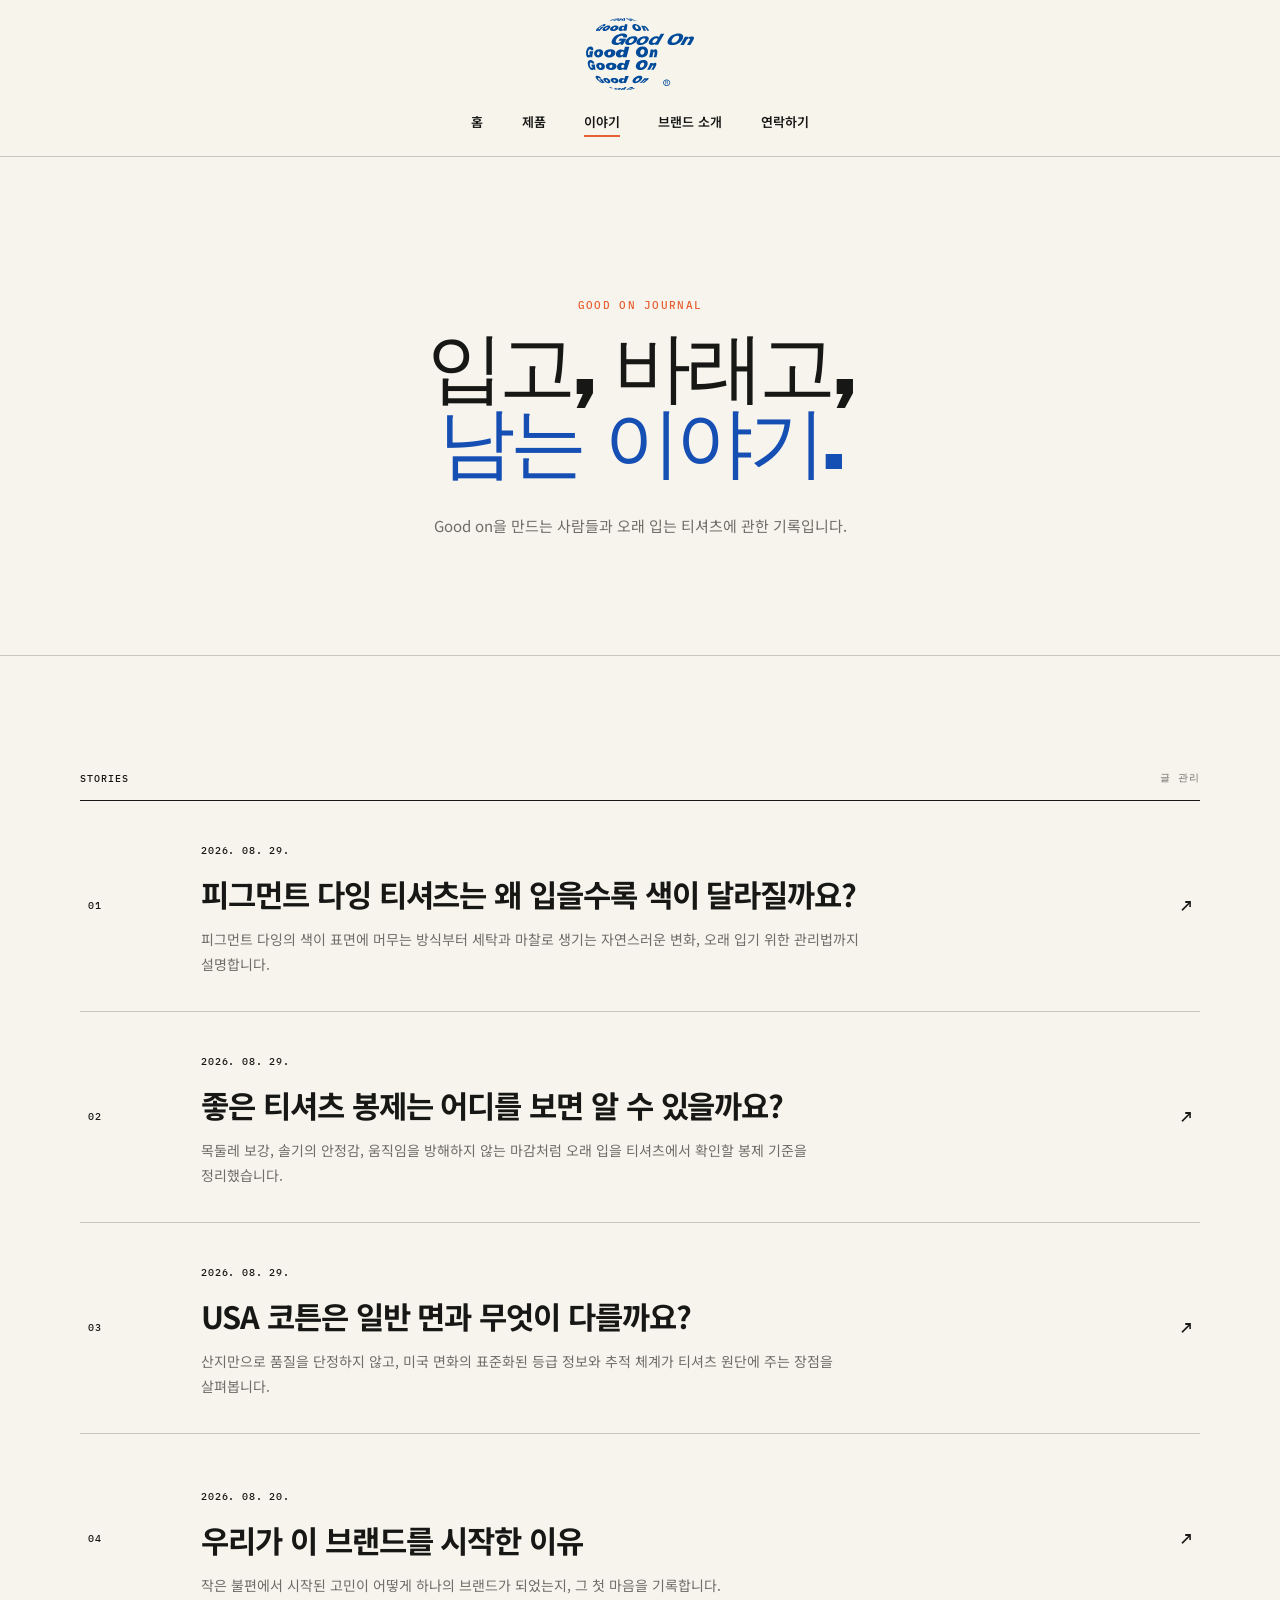
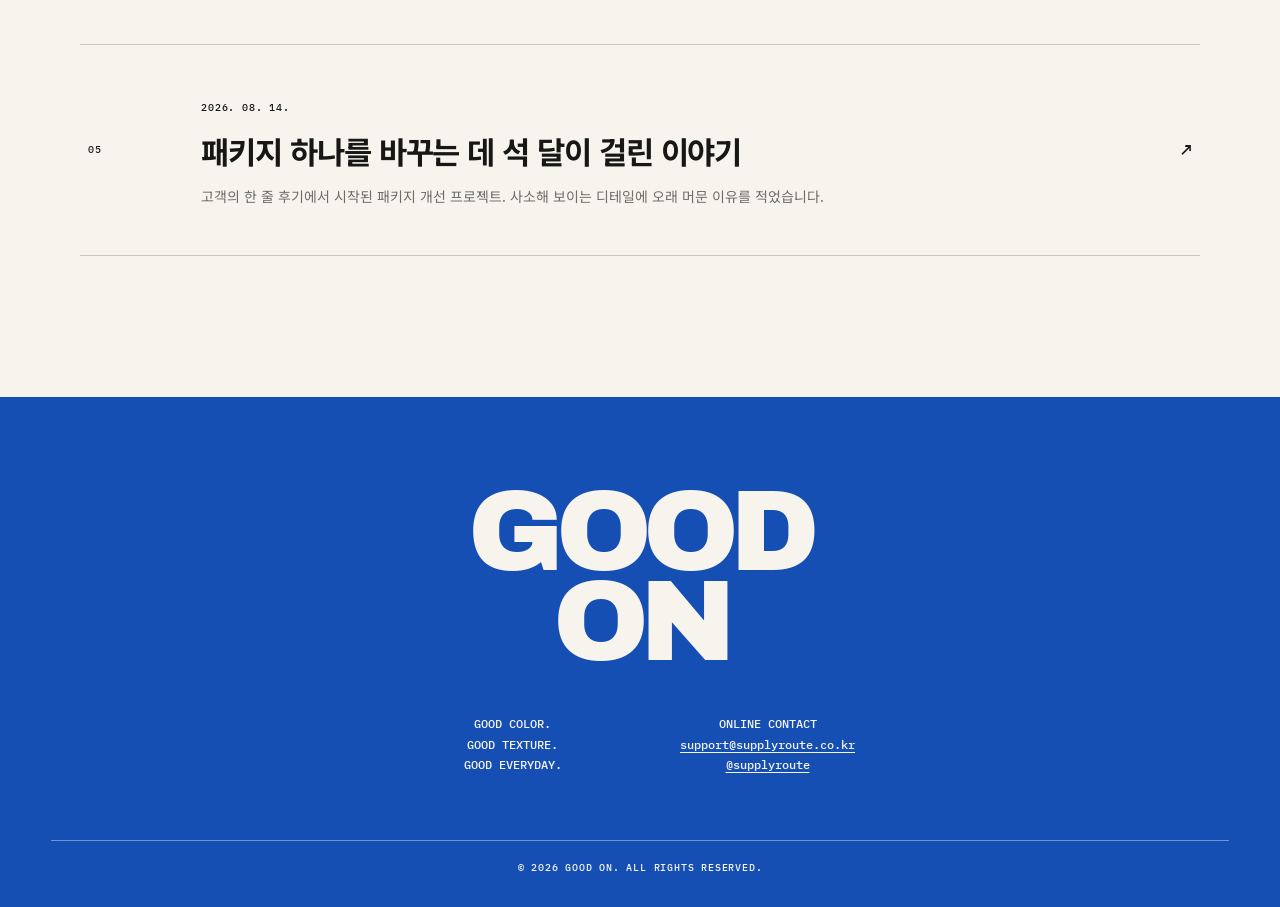
<file: story/index.html>
<!doctype html>
<html lang="ko">
<head>
  <meta charset="utf-8">
  <meta name="viewport" content="width=device-width, initial-scale=1">
  <meta name="google-site-verification" content="PFKoiCkONjlSu9WsDX3WnoySAWoPTUj8LLqVfVOl77Y">
  <meta name="description" content="Good on 피그먼트 다잉의 특징, 좋은 티셔츠 봉제와 USA 코튼 등 오래 입는 티셔츠에 관한 브랜드 이야기를 읽어보세요.">
  <meta name="theme-color" content="#f7f4ed">
  <link rel="canonical" href="https://good-on-wj3j.vercel.app/story/">
  <link rel="describedby" href="https://good-on-wj3j.vercel.app/llms.txt">
  <title>Good on 이야기 | 피그먼트 다잉·티셔츠 가이드</title>
  <link rel="preconnect" href="https://fonts.googleapis.com">
  <link rel="preconnect" href="https://fonts.gstatic.com" crossorigin>
  <link href="https://fonts.googleapis.com/css2?family=Archivo+Black&family=IBM+Plex+Mono:wght@400;500&family=Noto+Sans+KR:wght@400;500;600;700&display=swap" rel="stylesheet">
  <link rel="stylesheet" href="../styles.css">
  <script type="application/ld+json">
  {
    "@context": "https://schema.org",
    "@type": "Blog",
    "@id": "https://good-on-wj3j.vercel.app/story/#blog",
    "url": "https://good-on-wj3j.vercel.app/story/",
    "name": "Good on 이야기",
    "description": "피그먼트 다잉과 오래 입는 티셔츠에 관한 기록",
    "inLanguage": "ko-KR",
    "about": { "@id": "https://good-on-wj3j.vercel.app/#brand" }
  }
  </script>
</head>
<body class="blog-page">
  <a class="skip-link" href="#main">본문 바로가기</a>

  <header class="site-header" data-header>
    <a class="brand-mark" href="../index.html" aria-label="Good on 홈">
      <img src="../assets/logo_blue.svg" alt="" width="332" height="219" aria-hidden="true">
    </a>
    <nav class="desktop-nav" aria-label="주요 메뉴">
      <a href="../index.html">홈</a>
      <a href="../products.html">제품</a>
      <a href="./" aria-current="page">이야기</a>
      <a href="../about.html">브랜드 소개</a>
      <a href="../contact.html">연락하기</a>
    </nav>
    <button class="menu-toggle" type="button" aria-expanded="false" aria-controls="mobile-menu" data-menu-toggle onclick="toggleMobileMenu()">
      <span class="menu-label">메뉴</span>
      <span class="menu-lines" aria-hidden="true"><i></i><i></i></span>
    </button>
    <nav class="mobile-menu" id="mobile-menu" aria-label="모바일 메뉴" data-mobile-menu hidden>
      <a href="../index.html">홈</a>
      <a href="../products.html">제품</a>
      <a href="./" aria-current="page">이야기</a>
      <a href="../about.html">브랜드 소개</a>
      <a href="../contact.html">연락하기</a>
    </nav>
  </header>

  <main id="main" class="blog-main">
    <section class="blog-hero" aria-labelledby="blog-title">
      <p class="eyebrow">GOOD ON JOURNAL</p>
      <h1 id="blog-title">입고, 바래고,<br><em>남는 이야기.</em></h1>
      <p>Good on을 만드는 사람들과 오래 입는 티셔츠에 관한 기록입니다.</p>
    </section>
    <section class="blog-list-section" aria-label="이야기 목록">
      <div class="blog-list-heading">
        <p>STORIES</p>
        <a href="admin.html">글 관리</a>
      </div>
      <ol class="blog-list" id="list" aria-live="polite" aria-busy="true">
        <li class="blog-state">이야기를 불러오는 중입니다.</li>
      </ol>
    </section>
  </main>

  <footer class="site-footer">
    <div class="footer-logo" aria-label="Good on">GOOD<br>ON</div>
    <div class="footer-meta">
      <p>GOOD COLOR.<br>GOOD TEXTURE.<br>GOOD EVERYDAY.</p>
      <p>ONLINE CONTACT<br><a href="mailto:support@supplyroute.co.kr" target="_blank" rel="noopener noreferrer">support@supplyroute.co.kr</a><br><a href="https://www.instagram.com/supplyroute/" target="_blank" rel="noopener noreferrer">@supplyroute</a></p>
    </div>
    <p class="copyright">© <span data-year></span> GOOD ON. ALL RIGHTS RESERVED.</p>
  </footer>

  <script src="../script.js"></script>
  <script>
  (function () {
    var list = document.getElementById('list');
    function el(tag, className, text) {
      var node = document.createElement(tag);
      if (className) node.className = className;
      if (text != null) node.textContent = text;
      return node;
    }
    function fmtDate(value) {
      var date = new Date(String(value || '') + 'T00:00:00');
      if (isNaN(date)) return String(value || '');
      return new Intl.DateTimeFormat('ko-KR', { year: 'numeric', month: '2-digit', day: '2-digit' }).format(date);
    }
    function hrefOf(post) {
      var customUrl = typeof post.url === 'string' ? post.url.trim() : '';
      if (customUrl && !/^(?:[a-z]+:)?\/\//i.test(customUrl) && !/^javascript:/i.test(customUrl)) return customUrl;
      return 'post.html?id=' + encodeURIComponent(post.id || '');
    }
    function render(posts) {
      var validPosts = Array.isArray(posts) ? posts.filter(function (post) {
        return post && typeof post.id === 'string' && typeof post.title === 'string' && typeof post.date === 'string';
      }) : [];
      validPosts.sort(function (a, b) { return String(b.date).localeCompare(String(a.date)); });
      list.replaceChildren();
      if (!validPosts.length) {
        list.appendChild(el('li', 'blog-state', '아직 올라온 이야기가 없습니다.'));
        list.setAttribute('aria-busy', 'false');
        return;
      }
      validPosts.forEach(function (post, index) {
        var item = el('li', 'blog-list-item');
        var link = el('a', 'blog-list-link');
        link.href = hrefOf(post);
        var number = el('span', 'blog-list-number', String(index + 1).padStart(2, '0'));
        number.setAttribute('aria-hidden', 'true');
        var copy = el('div', 'blog-list-copy');
        var time = el('time', null, fmtDate(post.date));
        time.dateTime = post.date;
        copy.append(time, el('h2', null, post.title));
        if (post.summary) copy.appendChild(el('p', null, String(post.summary)));
        var arrow = el('span', 'blog-list-arrow', '↗');
        arrow.setAttribute('aria-hidden', 'true');
        link.append(number, copy, arrow);
        item.appendChild(link);
        list.appendChild(item);
      });
      list.setAttribute('aria-busy', 'false');
    }
    fetch('posts.json', { cache: 'no-store' })
      .then(function (response) {
        if (!response.ok) throw new Error('HTTP ' + response.status);
        return response.json();
      })
      .then(render)
      .catch(function () {
        list.replaceChildren(el('li', 'blog-state blog-state-error', '글 목록을 불러오지 못했습니다. 잠시 후 새로고침해주세요.'));
        list.setAttribute('aria-busy', 'false');
      });
  }());
  </script>
</body>
</html>
</file>
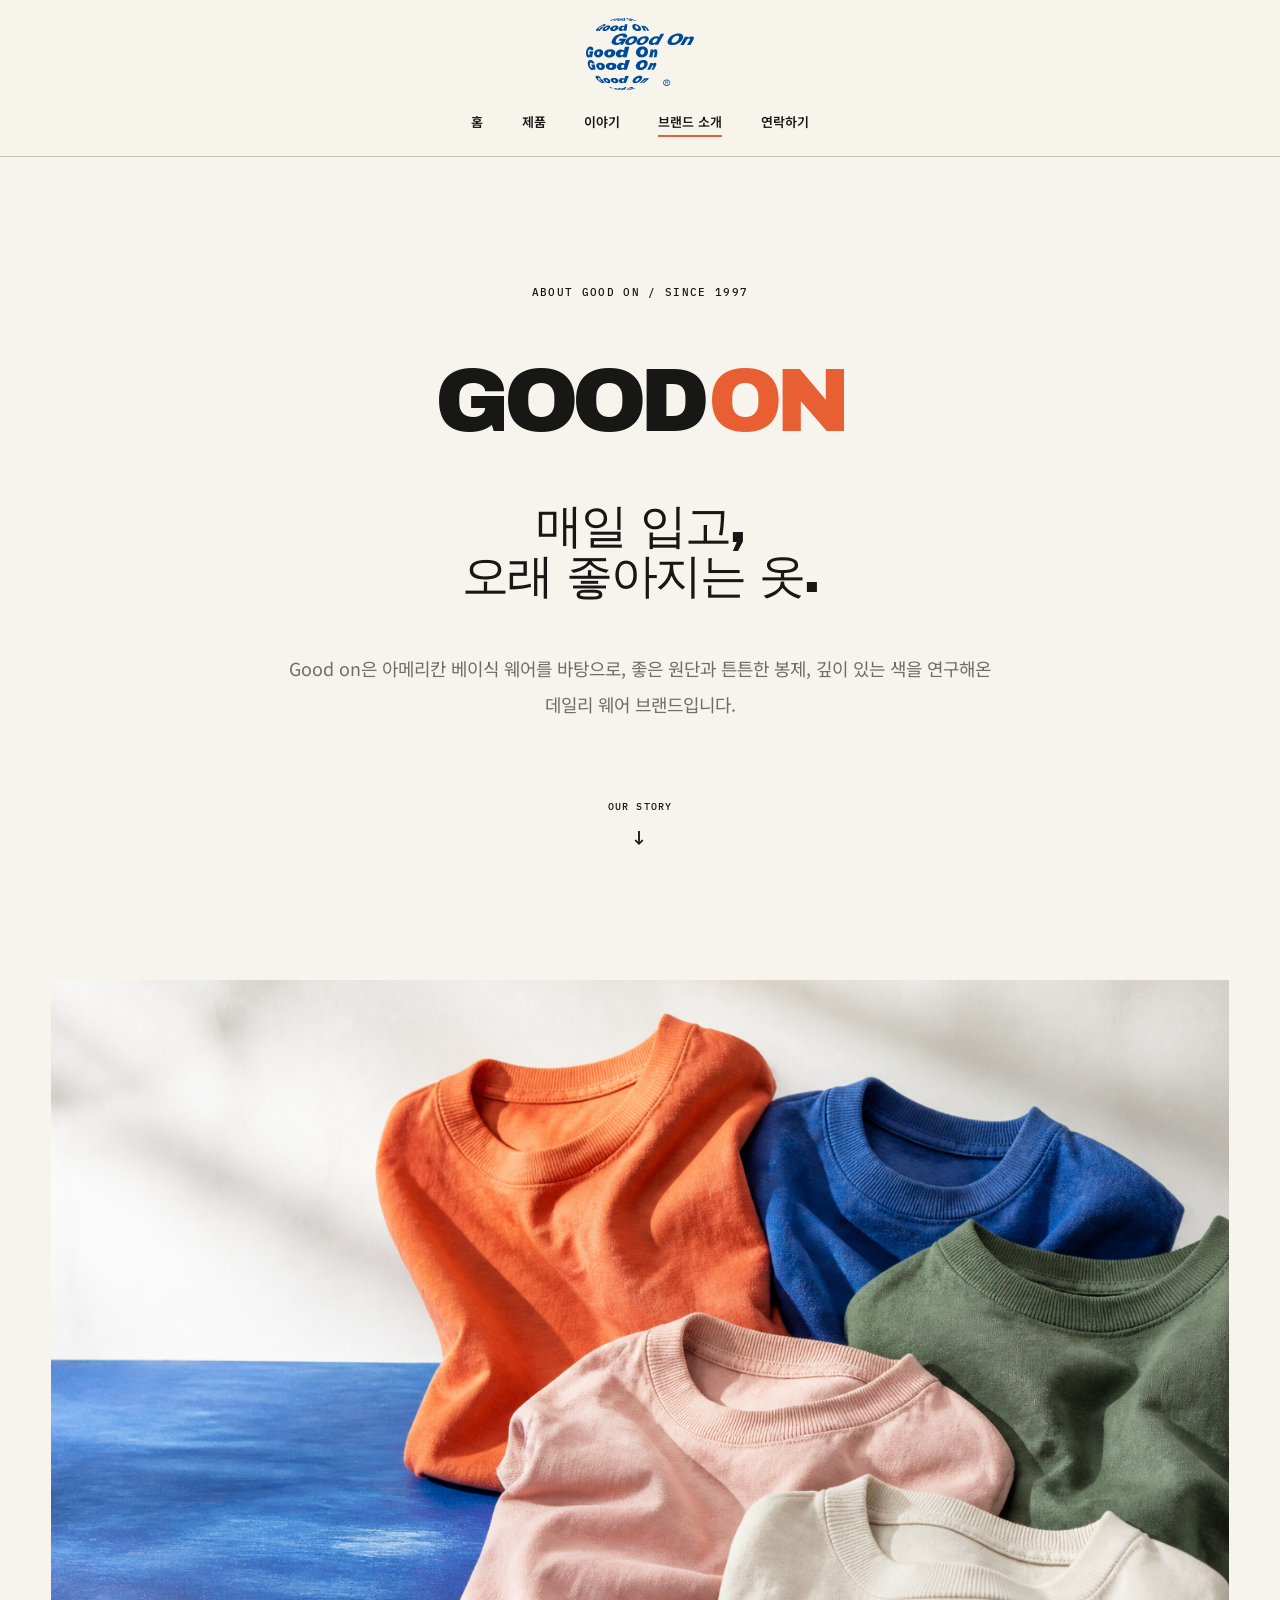
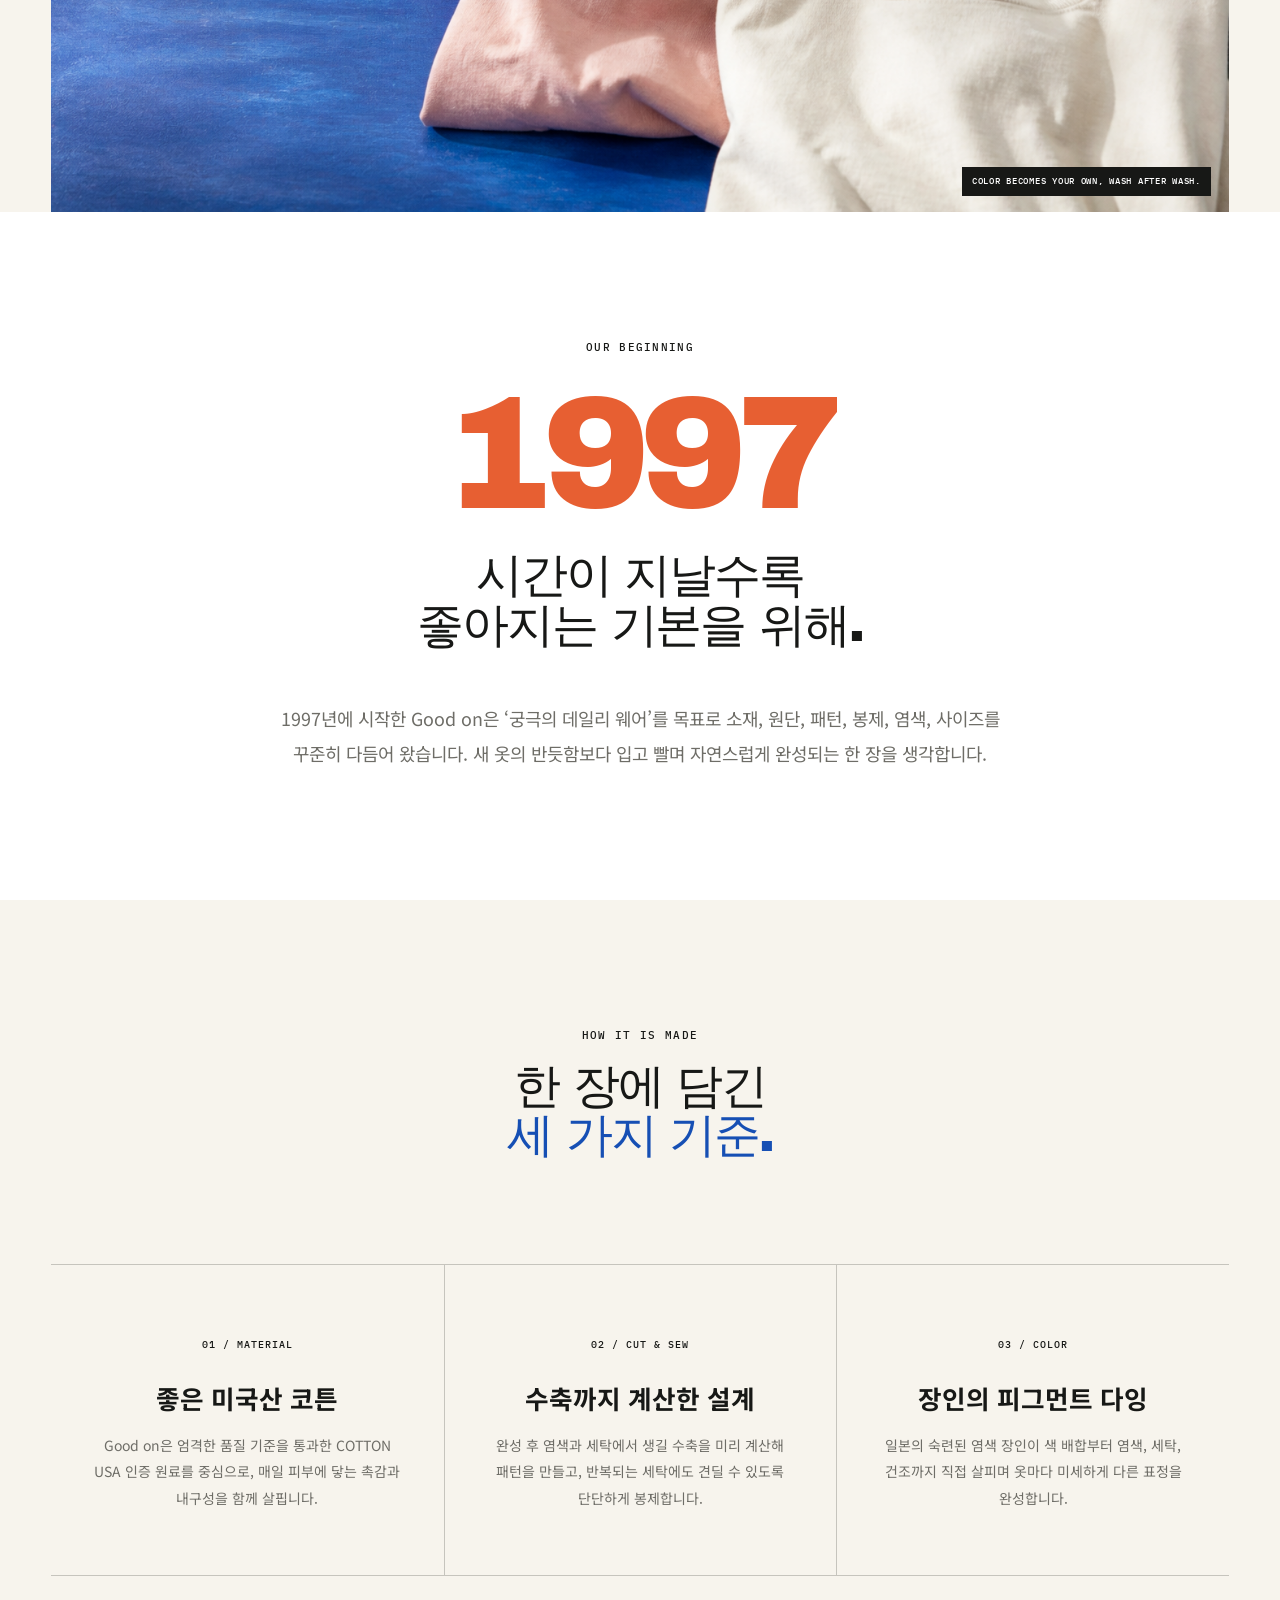
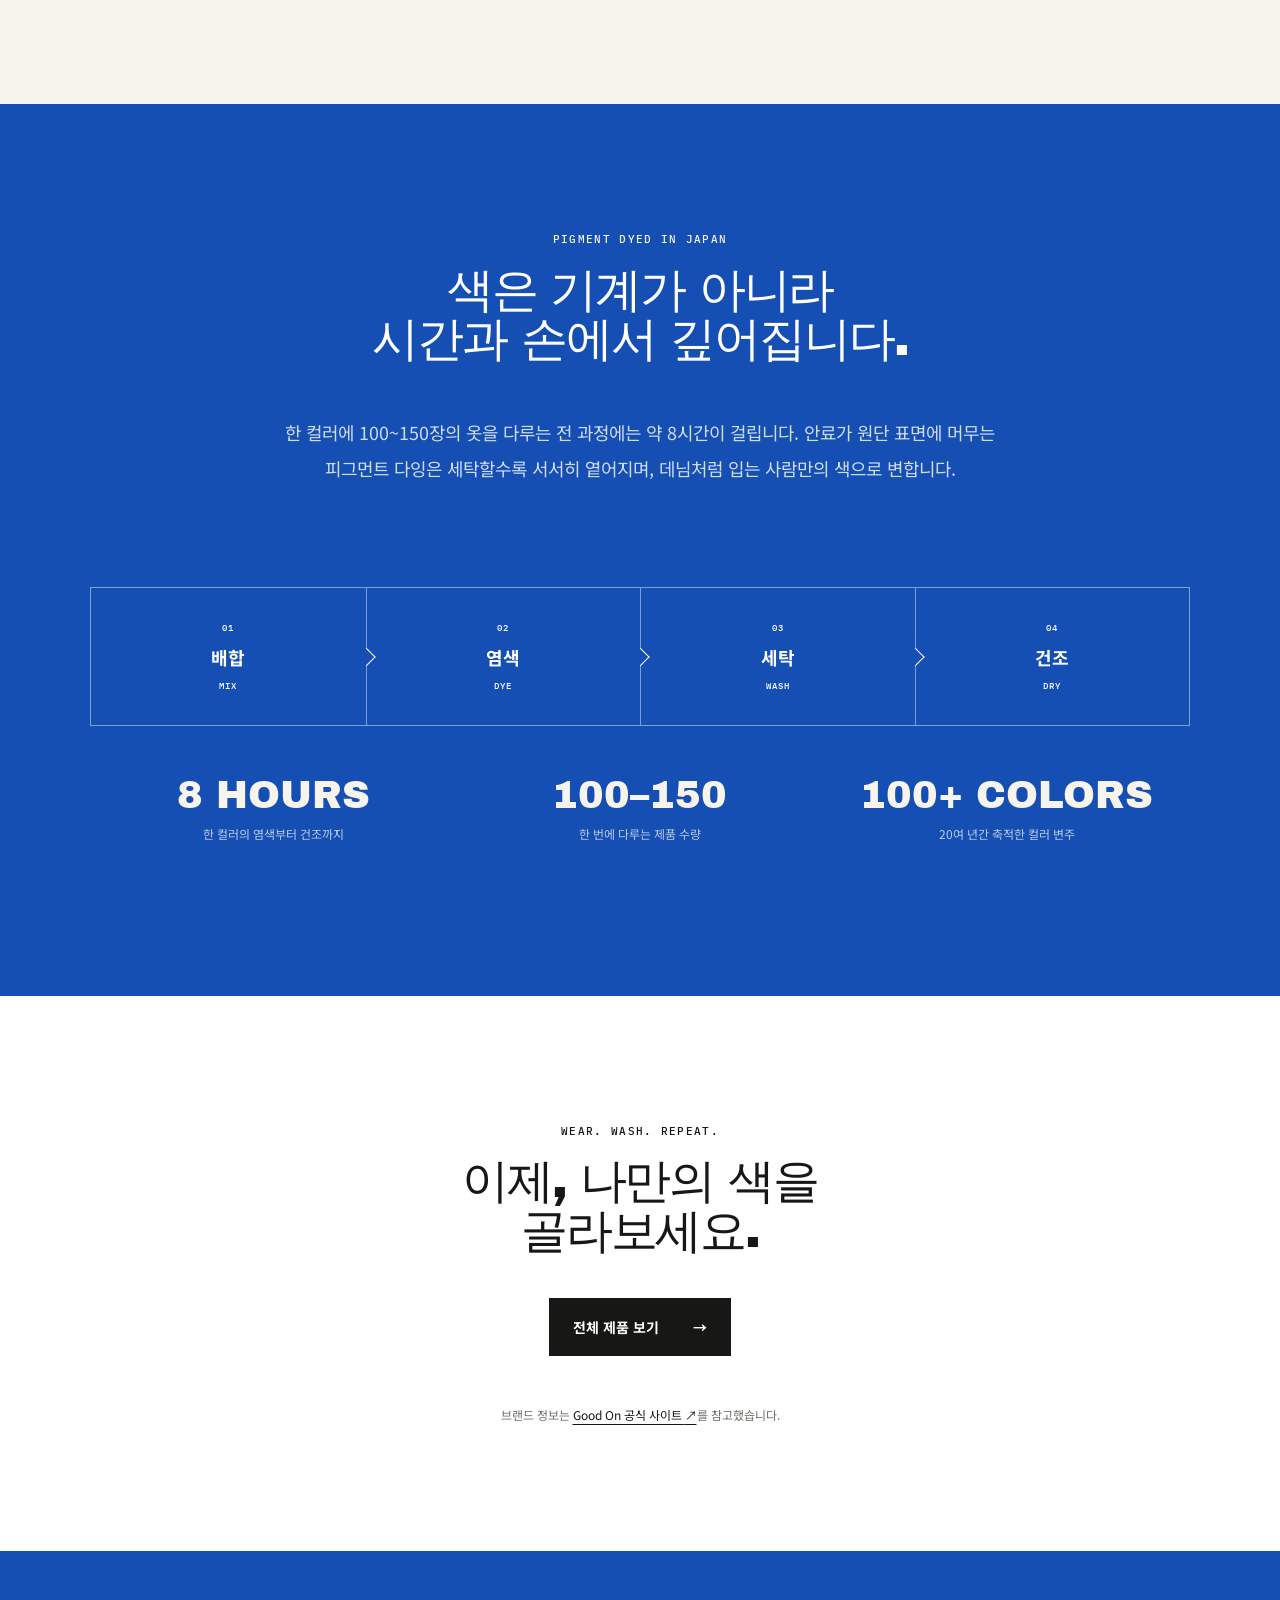
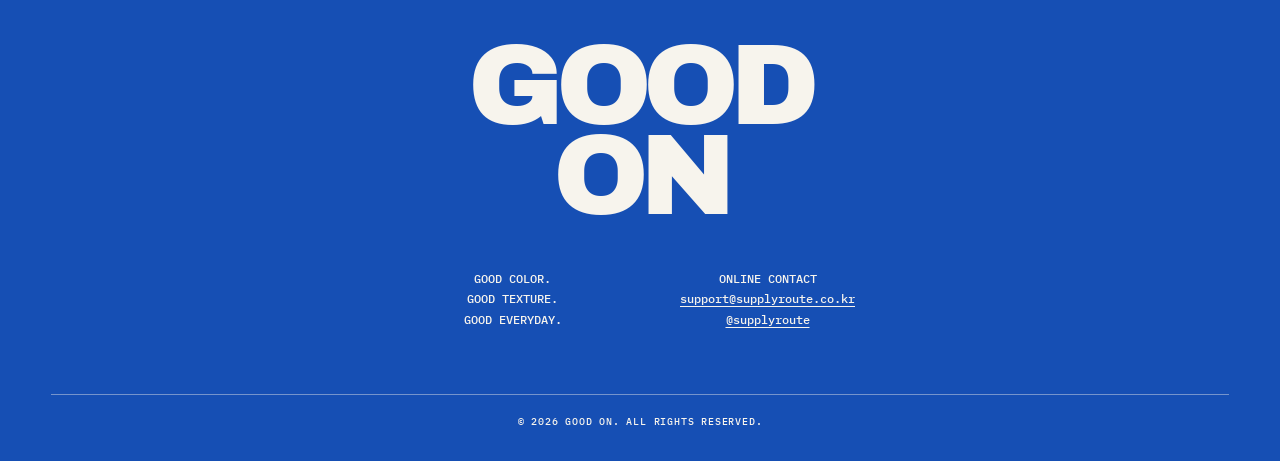
<file: about.html>
<!doctype html>
<html lang="ko">
<head>
  <meta charset="utf-8">
  <meta name="viewport" content="width=device-width, initial-scale=1">
  <meta name="google-site-verification" content="PFKoiCkONjlSu9WsDX3WnoySAWoPTUj8LLqVfVOl77Y">
  <meta name="description" content="1997년부터 이어온 Good on의 브랜드 이야기와 미국산 코튼 저지, 수축을 고려한 봉제, 일본 장인의 피그먼트 다잉 과정을 소개합니다.">
  <meta name="theme-color" content="#f7f4ed">
  <link rel="canonical" href="https://good-on-wj3j.vercel.app/about.html">
  <link rel="describedby" href="https://good-on-wj3j.vercel.app/llms.txt">
  <title>Good on 브랜드 소개 | 1997년부터 이어온 데일리 웨어</title>
  <link rel="preconnect" href="https://fonts.googleapis.com">
  <link rel="preconnect" href="https://fonts.gstatic.com" crossorigin>
  <link href="https://fonts.googleapis.com/css2?family=Archivo+Black&family=IBM+Plex+Mono:wght@400;500&family=Noto+Sans+KR:wght@400;500;600;700&display=swap" rel="stylesheet">
  <link rel="stylesheet" href="styles.css">
  <script type="application/ld+json">
  {
    "@context": "https://schema.org",
    "@type": "AboutPage",
    "@id": "https://good-on-wj3j.vercel.app/about.html#page",
    "url": "https://good-on-wj3j.vercel.app/about.html",
    "name": "Good on 브랜드 소개",
    "inLanguage": "ko-KR",
    "about": {
      "@type": "Brand",
      "@id": "https://good-on-wj3j.vercel.app/#brand",
      "name": "Good on",
      "foundingDate": "1997",
      "logo": "https://good-on-wj3j.vercel.app/assets/logo_blue.svg"
    }
  }
  </script>
</head>
<body>
  <a class="skip-link" href="#main">본문 바로가기</a>

  <header class="site-header" data-header>
    <a class="brand-mark" href="index.html" aria-label="Good on 홈">
      <img src="assets/logo_blue.svg" alt="" width="332" height="219" aria-hidden="true">
    </a>

    <nav class="desktop-nav" aria-label="주요 메뉴">
      <a href="index.html">홈</a>
      <a href="products.html">제품</a>
      <a href="story/">이야기</a>
      <a href="about.html" aria-current="page">브랜드 소개</a>
      <a href="contact.html">연락하기</a>
    </nav>

    <button class="menu-toggle" type="button" aria-expanded="false" aria-controls="mobile-menu" data-menu-toggle onclick="toggleMobileMenu()">
      <span class="menu-label">메뉴</span>
      <span class="menu-lines" aria-hidden="true"><i></i><i></i></span>
    </button>

    <nav class="mobile-menu" id="mobile-menu" aria-label="모바일 메뉴" data-mobile-menu hidden>
      <a href="index.html">홈</a>
      <a href="products.html">제품</a>
      <a href="story/">이야기</a>
      <a href="about.html" aria-current="page">브랜드 소개</a>
      <a href="contact.html">연락하기</a>
    </nav>
  </header>

  <main id="main" class="about-page">
    <section class="about-hero section-pad" aria-labelledby="about-title">
      <p class="eyebrow reveal">ABOUT GOOD ON / SINCE 1997</p>
      <div class="about-logo reveal" aria-hidden="true"><span>GOOD</span><span>ON</span></div>
      <h1 id="about-title" class="reveal">매일 입고,<br>오래 좋아지는 옷.</h1>
      <p class="about-lede reveal">Good on은 아메리칸 베이식 웨어를 바탕으로, 좋은 원단과 튼튼한 봉제, 깊이 있는 색을 연구해온 데일리 웨어 브랜드입니다.</p>
      <a class="scroll-cue reveal" href="#origin">OUR STORY <span aria-hidden="true">↓</span></a>
    </section>

    <figure class="about-image reveal">
      <img src="assets/good-on-jersey-hero.png" alt="여러 색으로 염색된 Good on 베이식 티셔츠" width="1536" height="1024">
      <figcaption>COLOR BECOMES YOUR OWN, WASH AFTER WASH.</figcaption>
    </figure>

    <section class="origin section-pad" id="origin" aria-labelledby="origin-title">
      <p class="eyebrow reveal">OUR BEGINNING</p>
      <p class="origin-year reveal" aria-hidden="true">1997</p>
      <h2 id="origin-title" class="reveal">시간이 지날수록<br>좋아지는 기본을 위해.</h2>
      <p class="about-copy reveal">1997년에 시작한 Good on은 ‘궁극의 데일리 웨어’를 목표로 소재, 원단, 패턴, 봉제, 염색, 사이즈를 꾸준히 다듬어 왔습니다. 새 옷의 반듯함보다 입고 빨며 자연스럽게 완성되는 한 장을 생각합니다.</p>
    </section>

    <section class="craft section-pad" aria-labelledby="craft-title">
      <p class="eyebrow reveal">HOW IT IS MADE</p>
      <h2 id="craft-title" class="reveal">한 장에 담긴<br><em>세 가지 기준.</em></h2>
      <div class="craft-grid">
        <article class="craft-card reveal">
          <span>01 / MATERIAL</span>
          <h3>좋은 미국산 코튼</h3>
          <p>Good on은 엄격한 품질 기준을 통과한 COTTON USA 인증 원료를 중심으로, 매일 피부에 닿는 촉감과 내구성을 함께 살핍니다.</p>
        </article>
        <article class="craft-card reveal">
          <span>02 / CUT &amp; SEW</span>
          <h3>수축까지 계산한 설계</h3>
          <p>완성 후 염색과 세탁에서 생길 수축을 미리 계산해 패턴을 만들고, 반복되는 세탁에도 견딜 수 있도록 단단하게 봉제합니다.</p>
        </article>
        <article class="craft-card reveal">
          <span>03 / COLOR</span>
          <h3>장인의 피그먼트 다잉</h3>
          <p>일본의 숙련된 염색 장인이 색 배합부터 염색, 세탁, 건조까지 직접 살피며 옷마다 미세하게 다른 표정을 완성합니다.</p>
        </article>
      </div>
    </section>

    <section class="dye-story section-pad" aria-labelledby="dye-title">
      <p class="eyebrow reveal">PIGMENT DYED IN JAPAN</p>
      <h2 id="dye-title" class="reveal">색은 기계가 아니라<br>시간과 손에서 깊어집니다.</h2>
      <p class="about-copy reveal">한 컬러에 100~150장의 옷을 다루는 전 과정에는 약 8시간이 걸립니다. 안료가 원단 표면에 머무는 피그먼트 다잉은 세탁할수록 서서히 옅어지며, 데님처럼 입는 사람만의 색으로 변합니다.</p>
      <ol class="dye-steps reveal" aria-label="피그먼트 다잉 과정">
        <li><span>01</span><strong>배합</strong><small>MIX</small></li>
        <li><span>02</span><strong>염색</strong><small>DYE</small></li>
        <li><span>03</span><strong>세탁</strong><small>WASH</small></li>
        <li><span>04</span><strong>건조</strong><small>DRY</small></li>
      </ol>
      <div class="dye-facts reveal">
        <p><strong>8 HOURS</strong><span>한 컬러의 염색부터 건조까지</span></p>
        <p><strong>100–150</strong><span>한 번에 다루는 제품 수량</span></p>
        <p><strong>100+ COLORS</strong><span>20여 년간 축적한 컬러 변주</span></p>
      </div>
    </section>

    <section class="about-cta section-pad" aria-labelledby="about-cta-title">
      <p class="eyebrow reveal">WEAR. WASH. REPEAT.</p>
      <h2 id="about-cta-title" class="reveal">이제, 나만의 색을<br>골라보세요.</h2>
      <a class="about-button reveal" href="products.html">전체 제품 보기 <span aria-hidden="true">→</span></a>
      <p class="official-note reveal">브랜드 정보는 <a href="https://www.good-on.com/" target="_blank" rel="noopener noreferrer">Good On 공식 사이트 <span aria-hidden="true">↗</span></a>를 참고했습니다.</p>
    </section>
  </main>

  <footer class="site-footer">
    <div class="footer-logo" aria-label="Good on">GOOD<br>ON</div>
    <div class="footer-meta">
      <p>GOOD COLOR.<br>GOOD TEXTURE.<br>GOOD EVERYDAY.</p>
      <p>ONLINE CONTACT<br><a href="mailto:support@supplyroute.co.kr" target="_blank" rel="noopener noreferrer">support@supplyroute.co.kr</a><br><a href="https://www.instagram.com/supplyroute/" target="_blank" rel="noopener noreferrer">@supplyroute</a></p>
    </div>
    <p class="copyright">© <span data-year></span> GOOD ON. ALL RIGHTS RESERVED.</p>
  </footer>

  <script src="script.js"></script>
</body>
</html>
</file>
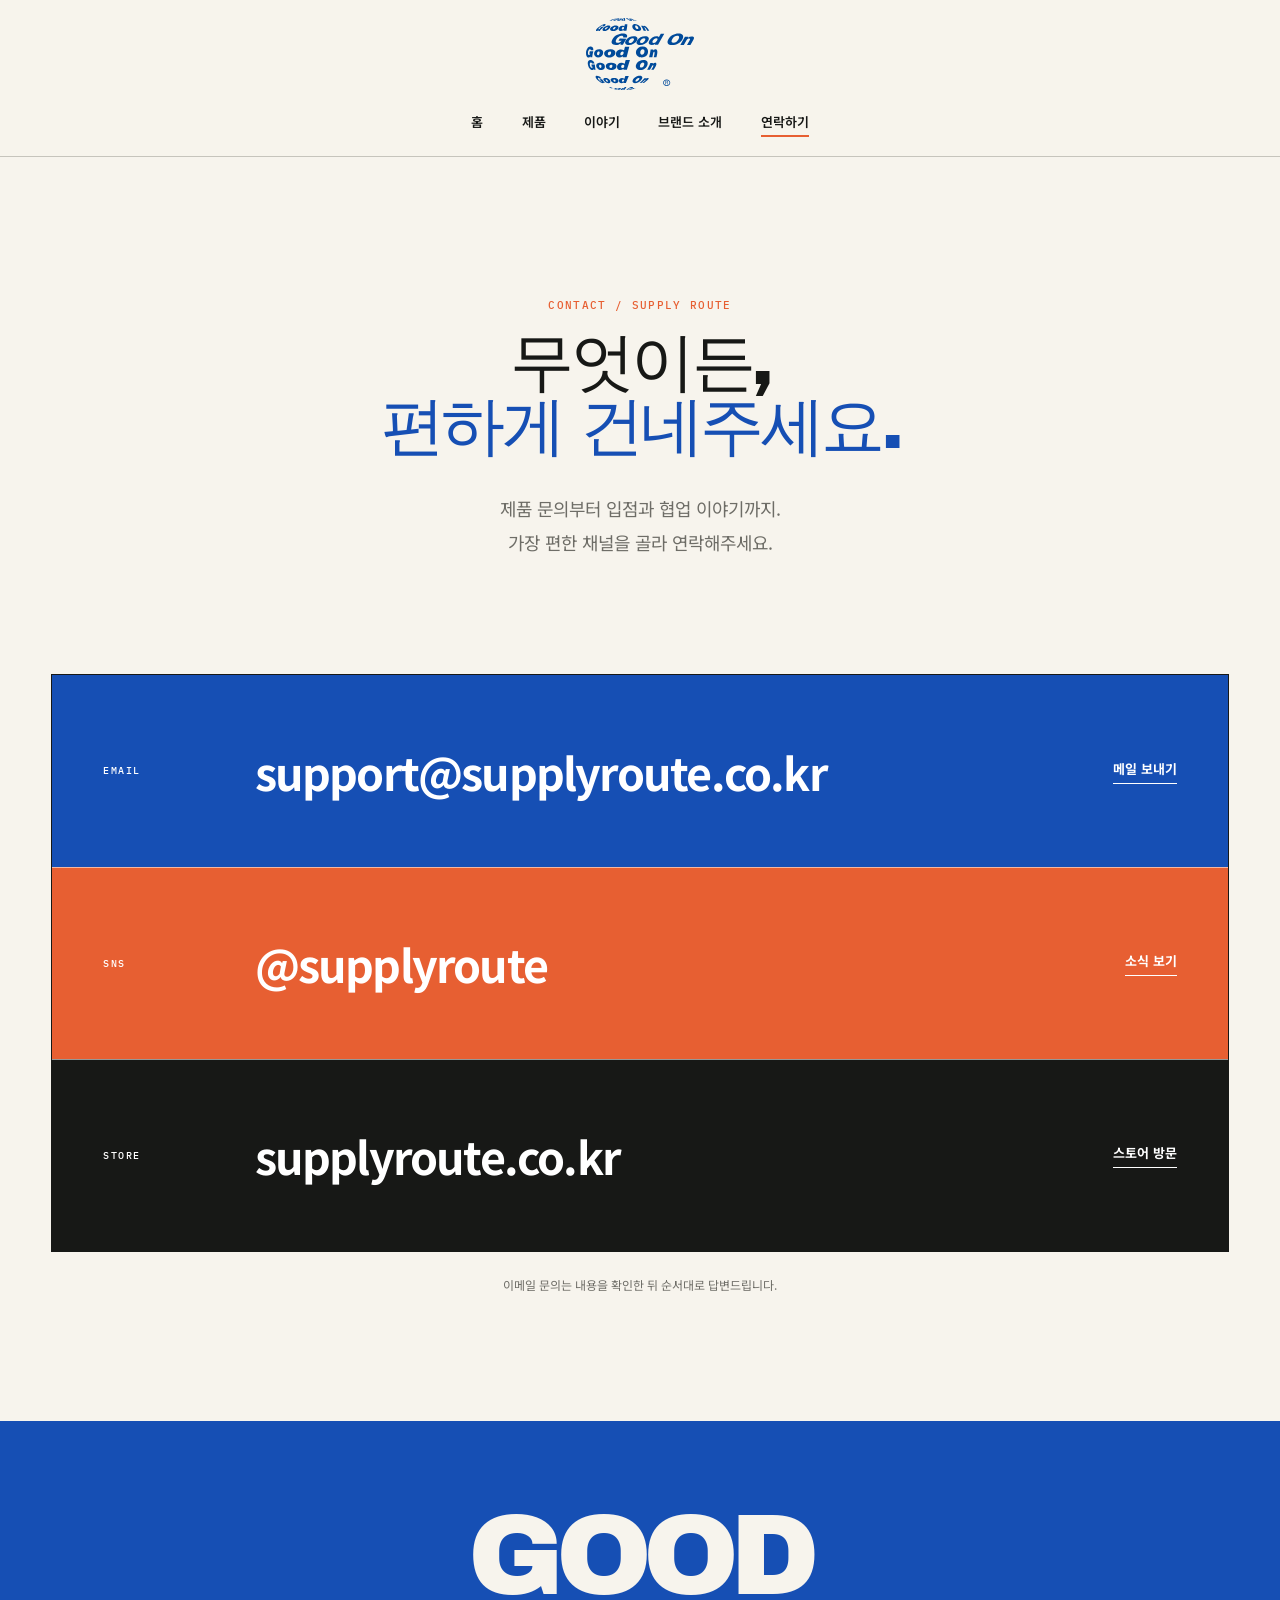
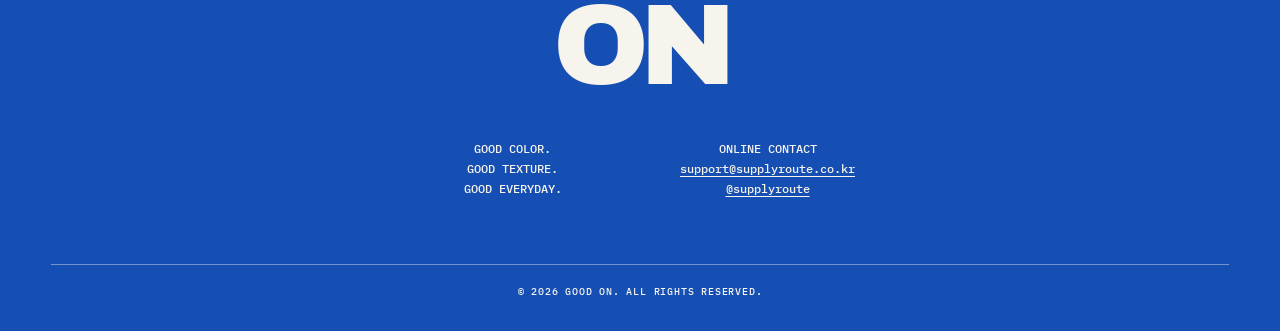
<file: contact.html>
<!doctype html>
<html lang="ko">
<head>
  <meta charset="utf-8">
  <meta name="viewport" content="width=device-width, initial-scale=1">
  <meta name="google-site-verification" content="PFKoiCkONjlSu9WsDX3WnoySAWoPTUj8LLqVfVOl77Y">
  <meta name="description" content="Good on 제품·입점·협업 문의 이메일과 Supply Route SNS, 공식 스토어 링크를 확인하세요.">
  <meta name="theme-color" content="#f7f4ed">
  <link rel="canonical" href="https://good-on-wj3j.vercel.app/contact.html">
  <link rel="describedby" href="https://good-on-wj3j.vercel.app/llms.txt">
  <title>Good on 연락하기 | 이메일·SNS·스토어</title>
  <link rel="preconnect" href="https://fonts.googleapis.com">
  <link rel="preconnect" href="https://fonts.gstatic.com" crossorigin>
  <link href="https://fonts.googleapis.com/css2?family=Archivo+Black&family=IBM+Plex+Mono:wght@400;500&family=Noto+Sans+KR:wght@400;500;600;700&display=swap" rel="stylesheet">
  <link rel="stylesheet" href="styles.css">
  <script type="application/ld+json">
  {
    "@context": "https://schema.org",
    "@type": "ContactPage",
    "@id": "https://good-on-wj3j.vercel.app/contact.html#page",
    "url": "https://good-on-wj3j.vercel.app/contact.html",
    "name": "Good on 연락하기",
    "inLanguage": "ko-KR",
    "mainEntity": {
      "@type": "Organization",
      "name": "Supply Route",
      "url": "https://supplyroute.co.kr/",
      "email": "support@supplyroute.co.kr",
      "sameAs": ["https://www.instagram.com/supplyroute/"]
    }
  }
  </script>
</head>
<body class="contact-page">
  <a class="skip-link" href="#main">본문 바로가기</a>

  <header class="site-header" data-header>
    <a class="brand-mark" href="index.html" aria-label="Good on 홈">
      <img src="assets/logo_blue.svg" alt="" width="332" height="219" aria-hidden="true">
    </a>
    <nav class="desktop-nav" aria-label="주요 메뉴">
      <a href="index.html">홈</a>
      <a href="products.html">제품</a>
      <a href="story/">이야기</a>
      <a href="about.html">브랜드 소개</a>
      <a href="contact.html" aria-current="page">연락하기</a>
    </nav>
    <button class="menu-toggle" type="button" aria-expanded="false" aria-controls="mobile-menu" data-menu-toggle onclick="toggleMobileMenu()">
      <span class="menu-label">메뉴</span>
      <span class="menu-lines" aria-hidden="true"><i></i><i></i></span>
    </button>
    <nav class="mobile-menu" id="mobile-menu" aria-label="모바일 메뉴" data-mobile-menu hidden>
      <a href="index.html">홈</a>
      <a href="products.html">제품</a>
      <a href="story/">이야기</a>
      <a href="about.html">브랜드 소개</a>
      <a href="contact.html" aria-current="page">연락하기</a>
    </nav>
  </header>

  <main id="main">
    <section class="contact-page-hero section-pad" aria-labelledby="contact-page-title">
      <p class="eyebrow reveal">CONTACT / SUPPLY ROUTE</p>
      <h1 id="contact-page-title" class="reveal">무엇이든,<br><em>편하게 건네주세요.</em></h1>
      <p class="contact-page-lede reveal">제품 문의부터 입점과 협업 이야기까지.<br>가장 편한 채널을 골라 연락해주세요.</p>
    </section>

    <section class="contact-links-section section-pad" aria-label="연락처와 공식 채널">
      <div class="contact-link-list">
        <a class="contact-link contact-link-email reveal" href="mailto:support@supplyroute.co.kr" target="_blank" rel="noopener noreferrer" aria-label="support@supplyroute.co.kr로 이메일 보내기, 새 탭">
          <span class="contact-link-label">EMAIL</span>
          <strong>support@supplyroute.co.kr</strong>
          <span class="contact-link-action">메일 보내기</span>
        </a>
        <a class="contact-link contact-link-sns reveal" href="https://www.instagram.com/supplyroute/" target="_blank" rel="noopener noreferrer" aria-label="Supply Route 인스타그램 열기, 새 탭">
          <span class="contact-link-label">SNS</span>
          <strong>@supplyroute</strong>
          <span class="contact-link-action">소식 보기</span>
        </a>
        <a class="contact-link contact-link-store reveal" href="https://supplyroute.co.kr/" target="_blank" rel="noopener noreferrer" aria-label="Supply Route 스토어 열기, 새 탭">
          <span class="contact-link-label">STORE</span>
          <strong>supplyroute.co.kr</strong>
          <span class="contact-link-action">스토어 방문</span>
        </a>
      </div>
      <p class="contact-page-note reveal">이메일 문의는 내용을 확인한 뒤 순서대로 답변드립니다.</p>
    </section>
  </main>

  <footer class="site-footer">
    <div class="footer-logo" aria-label="Good on">GOOD<br>ON</div>
    <div class="footer-meta">
      <p>GOOD COLOR.<br>GOOD TEXTURE.<br>GOOD EVERYDAY.</p>
      <p>ONLINE CONTACT<br><a href="mailto:support@supplyroute.co.kr" target="_blank" rel="noopener noreferrer">support@supplyroute.co.kr</a><br><a href="https://www.instagram.com/supplyroute/" target="_blank" rel="noopener noreferrer">@supplyroute</a></p>
    </div>
    <p class="copyright">© <span data-year></span> GOOD ON. ALL RIGHTS RESERVED.</p>
  </footer>

  <script src="script.js"></script>
</body>
</html>
</file>
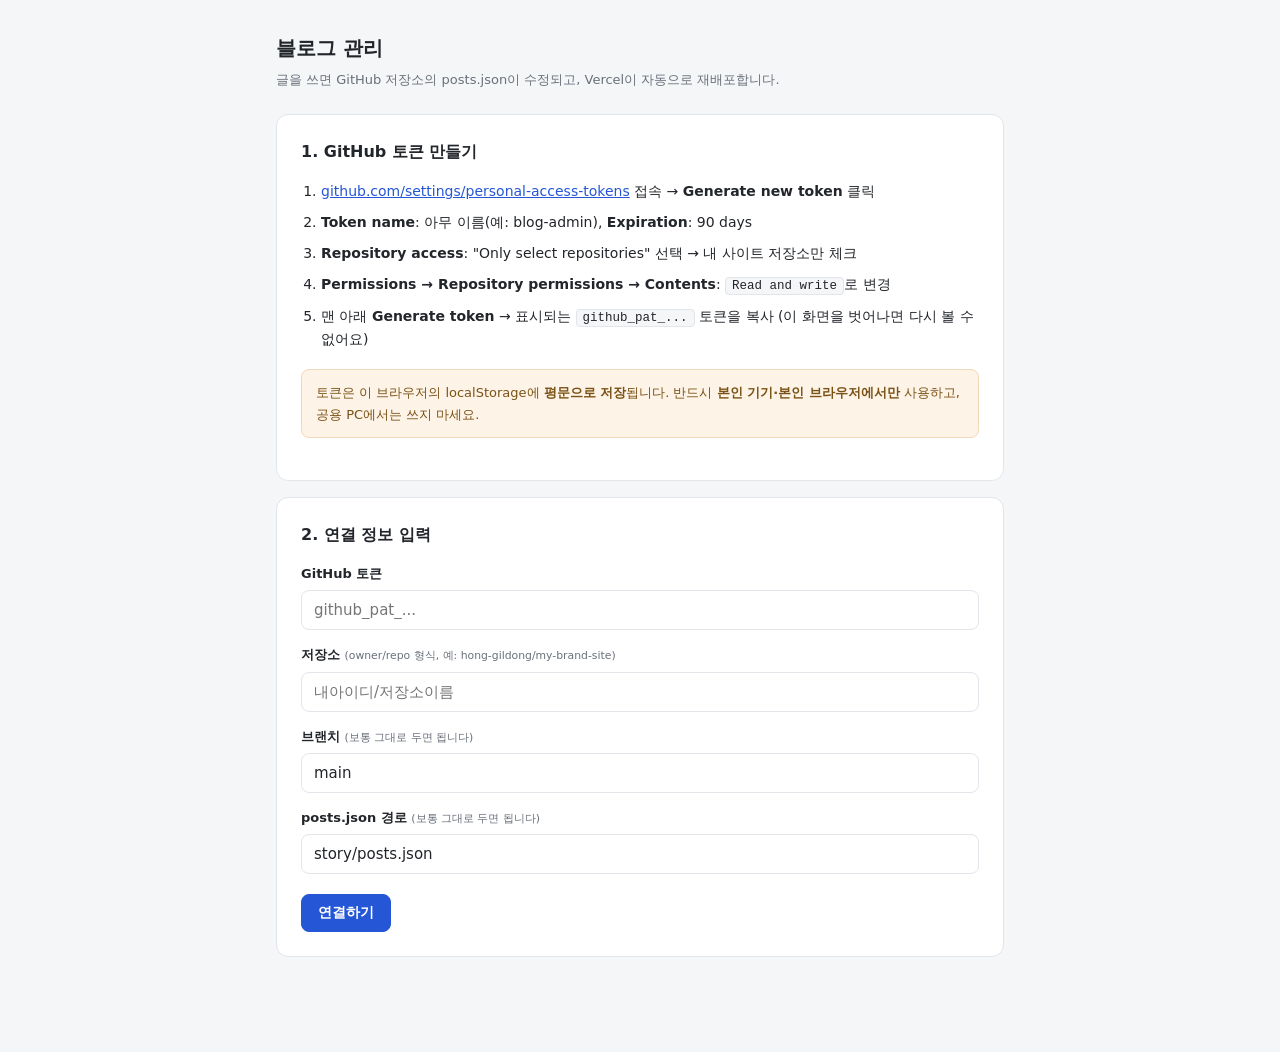
<file: story/admin.html>
<!DOCTYPE html>
<html lang="ko">
<head>
<meta charset="UTF-8">
<meta name="viewport" content="width=device-width, initial-scale=1">
<meta name="google-site-verification" content="PFKoiCkONjlSu9WsDX3WnoySAWoPTUj8LLqVfVOl77Y">
<meta name="description" content="Good on 블로그 글을 관리하는 비공개 운영 페이지입니다.">
<meta name="robots" content="noindex,nofollow">
<link rel="canonical" href="https://good-on-wj3j.vercel.app/story/admin.html">
<title>Good on 블로그 관리</title>
<style>
:root{
  --a-bg:#f5f6f8; --a-panel:#ffffff; --a-ink:#22252a; --a-sub:#69707a;
  --a-line:#e2e5ea; --a-brand:#2456d6; --a-danger:#c0392b; --a-ok:#1e7e46;
}
*{margin:0;padding:0;box-sizing:border-box}
body{background:var(--a-bg);color:var(--a-ink);line-height:1.65;
  font-family:system-ui,-apple-system,'Apple SD Gothic Neo','Malgun Gothic',sans-serif;
  font-size:15px;min-height:100vh}
.wrap{max-width:760px;margin:0 auto;padding:32px 16px 80px}
h1{font-size:20px;font-weight:700;margin-bottom:4px}
.sub{color:var(--a-sub);font-size:13px;margin-bottom:24px}
.panel{background:var(--a-panel);border:1px solid var(--a-line);border-radius:12px;
  padding:24px;margin-bottom:16px}
.panel h2{font-size:16px;margin-bottom:14px}
ol.guide{margin:0 0 18px 20px;font-size:14px;color:var(--a-ink)}
ol.guide li{margin-bottom:8px}
ol.guide code{background:var(--a-bg);border:1px solid var(--a-line);border-radius:4px;
  padding:1px 6px;font-size:12.5px;word-break:break-all}
.warn{background:#fdf3e7;border:1px solid #f0d9b8;color:#7a5215;border-radius:8px;
  padding:12px 14px;font-size:13px;margin-bottom:18px}
label{display:block;font-size:13px;font-weight:600;margin:14px 0 6px}
label small{font-weight:400;color:var(--a-sub)}
input[type=text],input[type=password],input[type=date],textarea{
  width:100%;border:1px solid var(--a-line);border-radius:8px;padding:10px 12px;
  font-size:15px;font-family:inherit;background:#fff;color:var(--a-ink)}
input:focus,textarea:focus{outline:2px solid color-mix(in srgb,var(--a-brand) 35%,transparent);
  border-color:var(--a-brand)}
textarea{min-height:260px;resize:vertical;line-height:1.7}
.btn{display:inline-block;border:1px solid var(--a-line);background:#fff;color:var(--a-ink);
  border-radius:8px;padding:9px 16px;font-size:14px;font-weight:600;cursor:pointer;
  font-family:inherit}
.btn:hover{background:var(--a-bg)}
.btn.primary{background:var(--a-brand);border-color:var(--a-brand);color:#fff}
.btn.primary:hover{filter:brightness(1.08)}
.btn.danger{color:var(--a-danger)}
.btn.small{padding:5px 10px;font-size:12.5px;font-weight:500}
.btn:disabled{opacity:.5;cursor:default}
.row-actions{display:flex;gap:8px;margin-top:20px;flex-wrap:wrap}
.status{margin:14px 0 0;padding:11px 14px;border-radius:8px;font-size:13.5px;display:none}
.status.show{display:block}
.status.info{background:#eef3fd;color:#1d3f8f;border:1px solid #ccdaf6}
.status.ok{background:#e9f6ee;color:var(--a-ok);border:1px solid #c4e5d1}
.status.err{background:#fdeeec;color:var(--a-danger);border:1px solid #f2cdc7;white-space:pre-line}
.topbar{display:flex;justify-content:space-between;align-items:flex-start;gap:12px;
  flex-wrap:wrap;margin-bottom:20px}
.repo-chip{font-size:12.5px;color:var(--a-sub);background:var(--a-panel);
  border:1px solid var(--a-line);border-radius:999px;padding:4px 12px}
.tbl-wrap{overflow-x:auto}
table{width:100%;border-collapse:collapse;font-size:14px}
th,td{text-align:left;padding:11px 10px;border-bottom:1px solid var(--a-line);
  vertical-align:middle}
th{font-size:12px;color:var(--a-sub);font-weight:600;letter-spacing:.03em}
td.title-cell{font-weight:600;max-width:280px}
td .date{color:var(--a-sub);font-size:13px;white-space:nowrap}
td.ops{white-space:nowrap;text-align:right}
.empty-row td{color:var(--a-sub);text-align:center;padding:32px 10px}
.help{background:var(--a-bg);border:1px solid var(--a-line);border-radius:8px;
  padding:10px 14px;font-size:12.5px;color:var(--a-sub);margin-top:8px;line-height:1.8}
.help code{background:#fff;border:1px solid var(--a-line);border-radius:4px;padding:0 5px}
.hidden{display:none}
a.plain{color:var(--a-brand)}
@media (max-width:520px){
  .panel{padding:18px 14px}
  td.title-cell{max-width:150px}
}
</style>
</head>
<body>
<div class="wrap">
  <h1>블로그 관리</h1>
  <p class="sub">글을 쓰면 GitHub 저장소의 posts.json이 수정되고, Vercel이 자동으로 재배포합니다.</p>

  <!-- ===== 연결 화면 ===== -->
  <section id="view-connect" class="hidden">
    <div class="panel">
      <h2>1. GitHub 토큰 만들기</h2>
      <ol class="guide">
        <li><a class="plain" href="https://github.com/settings/personal-access-tokens" target="_blank" rel="noopener">github.com/settings/personal-access-tokens</a> 접속 → <strong>Generate new token</strong> 클릭</li>
        <li><strong>Token name</strong>: 아무 이름(예: blog-admin), <strong>Expiration</strong>: 90 days</li>
        <li><strong>Repository access</strong>: "Only select repositories" 선택 → 내 사이트 저장소만 체크</li>
        <li><strong>Permissions → Repository permissions → Contents</strong>: <code>Read and write</code>로 변경</li>
        <li>맨 아래 <strong>Generate token</strong> → 표시되는 <code>github_pat_...</code> 토큰을 복사 (이 화면을 벗어나면 다시 볼 수 없어요)</li>
      </ol>
      <div class="warn">토큰은 이 브라우저의 localStorage에 <strong>평문으로 저장</strong>됩니다. 반드시 <strong>본인 기기·본인 브라우저에서만</strong> 사용하고, 공용 PC에서는 쓰지 마세요.</div>
    </div>
    <div class="panel">
      <h2>2. 연결 정보 입력</h2>
      <form id="connect-form">
        <label>GitHub 토큰</label>
        <input type="password" id="c-token" placeholder="github_pat_..." autocomplete="off" required>
        <label>저장소 <small>(owner/repo 형식, 예: hong-gildong/my-brand-site)</small></label>
        <input type="text" id="c-repo" placeholder="내아이디/저장소이름" autocomplete="off" required>
        <label>브랜치 <small>(보통 그대로 두면 됩니다)</small></label>
        <input type="text" id="c-branch" value="main" autocomplete="off">
        <label>posts.json 경로 <small>(보통 그대로 두면 됩니다)</small></label>
        <input type="text" id="c-path" value="story/posts.json" autocomplete="off">
        <div class="row-actions">
          <button type="submit" class="btn primary">연결하기</button>
        </div>
      </form>
      <div id="connect-status" class="status"></div>
    </div>
  </section>

  <!-- ===== 목록 화면 ===== -->
  <section id="view-list" class="hidden">
    <div class="topbar">
      <span class="repo-chip" id="repo-chip"></span>
      <div style="display:flex;gap:8px;flex-wrap:wrap">
        <a class="btn small" href="../index.html" id="open-blog">내 블로그 열기</a>
        <button class="btn small" id="btn-reload">새로고침</button>
        <button class="btn small danger" id="btn-disconnect">연결 해제</button>
      </div>
    </div>
    <div class="panel">
      <div style="display:flex;justify-content:space-between;align-items:center;margin-bottom:14px">
        <h2 style="margin:0">글 목록</h2>
        <button class="btn primary" id="btn-new">새 글 쓰기</button>
      </div>
      <div class="tbl-wrap">
        <table>
          <thead><tr><th>제목</th><th>날짜</th><th style="text-align:right">관리</th></tr></thead>
          <tbody id="post-rows"></tbody>
        </table>
      </div>
      <div id="list-status" class="status"></div>
    </div>
  </section>

  <!-- ===== 편집 화면 ===== -->
  <section id="view-edit" class="hidden">
    <div class="panel">
      <h2 id="edit-heading">새 글 쓰기</h2>
      <form id="edit-form">
        <label>제목</label>
        <input type="text" id="f-title" required>
        <label>날짜</label>
        <input type="date" id="f-date" required>
        <label>요약 <small>(목록 카드에 보이는 한두 문장)</small></label>
        <input type="text" id="f-summary">
        <label>태그 <small>(콤마로 구분, 예: 브랜드, 신제품)</small></label>
        <input type="text" id="f-tags">
        <label>본문</label>
        <textarea id="f-body" required></textarea>
        <label>작성자 <small>(검색·AI 신뢰 신호. 예: 홍길동 · ○○ 대표)</small></label>
        <input type="text" id="f-author">
        <label>FAQ <small>(선택. 한 줄에 하나, <code>질문 | 답</code> 형식 — 글 끝에 접이식으로 붙고 FAQ 구조화 데이터가 됩니다)</small></label>
        <textarea id="f-faq" rows="3" placeholder="무기자차는 왜 하얗게 뜨나요? | 산화아연·이산화티탄 입자가 빛을 반사해서입니다. 얇게 여러 번 펴 바르면 줄어듭니다."></textarea>
        <label>참고·출처 <small>(선택. 한 줄에 하나, <code>제목 | URL</code> 형식)</small></label>
        <textarea id="f-sources" rows="2" placeholder="식약처 기능성화장품 안내 | https://..."></textarea>
        <div class="help">
          본문 작성 규칙 (이것만 지원해요)<br>
          &bull; 문단 나누기: 빈 줄 한 줄<br>
          &bull; 소제목: 줄 맨 앞에 <code>## </code><br>
          &bull; 목록: 줄 맨 앞에 <code>- </code>
        </div>
        <div class="row-actions">
          <button type="submit" class="btn primary" id="btn-save">저장</button>
          <button type="button" class="btn" id="btn-cancel">취소</button>
        </div>
      </form>
      <div id="edit-status" class="status"></div>
    </div>
  </section>
</div>

<script>
(function(){
  'use strict';
  var LS_KEY = 'blogAdminConfig';
  var API = 'https://api.github.com';
  var config = null;      // {token, repo, branch, path}
  var posts = [];         // 현재 posts 배열
  var currentSha = null;  // posts.json의 현재 sha
  var editingId = null;   // 수정 중인 글 id (새 글이면 null)

  // ---------- 유틸 ----------
  function $(id){ return document.getElementById(id); }
  function show(id){ ['view-connect','view-list','view-edit'].forEach(function(v){
    $(v).classList.toggle('hidden', v !== id); }); window.scrollTo(0,0); }
  function setStatus(id, type, msg){
    var n = $(id);
    n.className = 'status show ' + type;
    n.textContent = msg;
  }
  function clearStatus(id){ $(id).className = 'status'; $(id).textContent=''; }

  // 유니코드 안전 base64
  function b64encode(str){
    var bytes = new TextEncoder().encode(str), bin = '';
    for (var i = 0; i < bytes.length; i++) bin += String.fromCharCode(bytes[i]);
    return btoa(bin);
  }
  function b64decode(b64){
    var bin = atob(b64.replace(/\s/g,'')), bytes = new Uint8Array(bin.length);
    for (var i = 0; i < bin.length; i++) bytes[i] = bin.charCodeAt(i);
    return new TextDecoder().decode(bytes);
  }

  function slugify(title){
    var s = String(title).toLowerCase()
      .replace(/[^a-z0-9가-힣]+/g, '-')
      .replace(/^-+|-+$/g, '')
      .slice(0, 40);
    return (s || 'post') + '-' + Date.now().toString(36);
  }

  function today(){
    var d = new Date();
    return d.getFullYear() + '-' + String(d.getMonth()+1).padStart(2,'0') + '-' +
      String(d.getDate()).padStart(2,'0');
  }

  // ---------- GitHub API ----------
  function gh(method, urlPath, body){
    return fetch(API + urlPath, {
      method: method,
      headers: {
        'Authorization': 'Bearer ' + config.token,
        'Accept': 'application/vnd.github+json',
        'X-GitHub-Api-Version': '2022-11-28'
      },
      body: body ? JSON.stringify(body) : undefined
    });
  }

  function contentsPath(){
    return '/repos/' + config.repo + '/contents/' +
      config.path.split('/').map(encodeURIComponent).join('/');
  }

  function friendlyError(status, detail){
    if (status === 401) return '토큰이 올바르지 않거나 만료되었습니다. 연결 해제 후 새 토큰으로 다시 연결해 주세요.';
    if (status === 403) return '권한이 없습니다. 토큰의 Repository access에 이 저장소가 포함되어 있고, Contents 권한이 Read and write인지 확인해 주세요.';
    if (status === 404) return '파일을 찾을 수 없습니다. 저장소 이름(owner/repo), 브랜치, posts.json 경로를 확인해 주세요.';
    return 'GitHub 오류 (' + status + ')' + (detail ? '\n' + detail : '');
  }

  function loadPosts(){
    return gh('GET', contentsPath() + '?ref=' + encodeURIComponent(config.branch))
      .then(function(r){
        if (!r.ok) return r.json().catch(function(){return {};}).then(function(j){
          throw new Error(friendlyError(r.status, j.message));
        });
        return r.json();
      })
      .then(function(j){
        currentSha = j.sha;
        var parsed;
        try { parsed = JSON.parse(b64decode(j.content)); }
        catch(e){ throw new Error('posts.json 파싱에 실패했습니다. 파일이 올바른 JSON인지 확인해 주세요.'); }
        posts = Array.isArray(parsed) ? parsed : [];
        return posts;
      });
  }

  // newPosts 저장. 409/sha 불일치 시 1회 재로드 후 재시도.
  function savePosts(newPosts, message, isRetry){
    var body = {
      message: message,
      content: b64encode(JSON.stringify(newPosts, null, 2) + '\n'),
      sha: currentSha,
      branch: config.branch
    };
    return gh('PUT', contentsPath(), body).then(function(r){
      if (r.ok) return r.json().then(function(j){
        currentSha = j.content && j.content.sha;
        posts = newPosts;
      });
      return r.json().catch(function(){return {};}).then(function(j){
        var conflict = r.status === 409 ||
          (r.status === 422 && /sha/i.test(j.message || ''));
        if (conflict && !isRetry){
          // 원격이 먼저 바뀜: 재로드 후 1회 재시도 (내 변경을 최신 상태 위에 다시 적용해야 하므로
          // 여기서는 sha만 새로 받아 같은 내용으로 재시도)
          return loadPosts().then(function(){
            return savePosts(newPosts, message, true);
          });
        }
        throw new Error(friendlyError(r.status, j.message));
      });
    });
  }

  // ---------- 화면: 연결 ----------
  $('connect-form').addEventListener('submit', function(e){
    e.preventDefault();
    var repo = $('c-repo').value.trim().replace(/^https?:\/\/github\.com\//,'').replace(/\/+$/,'');
    var cfg = {
      token: $('c-token').value.trim(),
      repo: repo,
      branch: $('c-branch').value.trim() || 'main',
      path: $('c-path').value.trim().replace(/^\/+/,'') || 'story/posts.json'
    };
    if (!/^[^\/\s]+\/[^\/\s]+$/.test(cfg.repo)){
      setStatus('connect-status','err','저장소는 owner/repo 형식으로 입력해 주세요. (예: hong-gildong/my-site)');
      return;
    }
    config = cfg;
    setStatus('connect-status','info','연결 확인 중...');
    loadPosts().then(function(){
      localStorage.setItem(LS_KEY, JSON.stringify(cfg));
      clearStatus('connect-status');
      renderList();
      show('view-list');
    }).catch(function(err){
      config = null;
      setStatus('connect-status','err', err.message);
    });
  });

  // ---------- 화면: 목록 ----------
  function renderList(){
    $('repo-chip').textContent = config.repo + ' · ' + config.branch + ' · ' + config.path;
    var tbody = $('post-rows');
    tbody.textContent = '';
    var sorted = posts.slice().sort(function(a,b){
      return String(b.date||'').localeCompare(String(a.date||''));
    });
    if (sorted.length === 0){
      var tr = document.createElement('tr');
      tr.className = 'empty-row';
      var td = document.createElement('td');
      td.colSpan = 3;
      td.textContent = '아직 글이 없습니다. 첫 글을 써보세요.';
      tr.appendChild(td);
      tbody.appendChild(tr);
      return;
    }
    sorted.forEach(function(p){
      var tr = document.createElement('tr');
      var tdT = document.createElement('td');
      tdT.className = 'title-cell';
      tdT.textContent = String(p.title || '(제목 없음)');
      var tdD = document.createElement('td');
      var span = document.createElement('span');
      span.className = 'date';
      span.textContent = String(p.date || '');
      tdD.appendChild(span);
      var tdO = document.createElement('td');
      tdO.className = 'ops';
      var bE = document.createElement('button');
      bE.className = 'btn small'; bE.type = 'button'; bE.textContent = '수정';
      bE.addEventListener('click', function(){ openEdit(p.id); });
      var bD = document.createElement('button');
      bD.className = 'btn small danger'; bD.type = 'button'; bD.textContent = '삭제';
      bD.style.marginLeft = '6px';
      bD.addEventListener('click', function(){ removePost(p); });
      tdO.appendChild(bE); tdO.appendChild(bD);
      tr.appendChild(tdT); tr.appendChild(tdD); tr.appendChild(tdO);
      tbody.appendChild(tr);
    });
  }

  $('btn-reload').addEventListener('click', function(){
    setStatus('list-status','info','불러오는 중...');
    loadPosts().then(function(){ clearStatus('list-status'); renderList(); })
      .catch(function(err){ setStatus('list-status','err', err.message); });
  });

  $('btn-disconnect').addEventListener('click', function(){
    if (!confirm('연결을 해제할까요? 저장된 토큰과 설정이 이 브라우저에서 삭제됩니다.')) return;
    localStorage.removeItem(LS_KEY);
    config = null; posts = []; currentSha = null;
    $('c-token').value = '';
    show('view-connect');
  });

  function removePost(p){
    if (!confirm('"' + String(p.title||'') + '" 글을 삭제할까요? 되돌릴 수 없습니다.')) return;
    var newPosts = posts.filter(function(x){ return x.id !== p.id; });
    setStatus('list-status','info','삭제하는 중...');
    savePosts(newPosts, 'post: 삭제 - ' + String(p.title||p.id))
      .then(function(){
        renderList();
        setStatus('list-status','ok','삭제 완료 — Vercel이 1~2분 안에 자동 재배포합니다.');
      })
      .catch(function(err){ setStatus('list-status','err', err.message); });
  }

  // ---------- 화면: 편집 ----------
  function openEdit(id){
    editingId = id || null;
    clearStatus('edit-status');
    var p = null;
    if (id) posts.forEach(function(x){ if (x.id === id) p = x; });
    $('edit-heading').textContent = p ? '글 수정' : '새 글 쓰기';
    $('f-title').value = p ? String(p.title||'') : '';
    $('f-date').value = p ? String(p.date||today()) : today();
    $('f-summary').value = p ? String(p.summary||'') : '';
    $('f-tags').value = p && Array.isArray(p.tags) ? p.tags.join(', ') : '';
    $('f-body').value = p ? String(p.body||'') : '';
    $('f-author').value = p ? String(p.author||'') : (localStorage.getItem('blog-author') || '');
    $('f-faq').value = p && Array.isArray(p.faq) ? p.faq.map(function(f){ return (f.q||'') + ' | ' + (f.a||''); }).join('\n') : '';
    $('f-sources').value = p && Array.isArray(p.sources) ? p.sources.map(function(s){ return (s.title||'') + (s.url ? ' | ' + s.url : ''); }).join('\n') : '';
    show('view-edit');
  }

  $('btn-new').addEventListener('click', function(){ openEdit(null); });
  $('btn-cancel').addEventListener('click', function(){ show('view-list'); });

  $('edit-form').addEventListener('submit', function(e){
    e.preventDefault();
    var title = $('f-title').value.trim();
    var prev = null;
    if (editingId) posts.forEach(function(x){ if (x.id === editingId) prev = x; });
    function pairs(text, k1, k2){
      return text.split('\n').map(function(l){ return l.trim(); }).filter(Boolean).map(function(l){
        var i = l.indexOf('|'); var o = {};
        o[k1] = (i < 0 ? l : l.slice(0, i)).trim();
        if (i >= 0 && l.slice(i+1).trim()) o[k2] = l.slice(i+1).trim();
        return o;
      });
    }
    var author = $('f-author').value.trim();
    if (author) localStorage.setItem('blog-author', author);
    var faq = pairs($('f-faq').value, 'q', 'a').filter(function(f){ return f.q && f.a; });
    var sources = pairs($('f-sources').value, 'title', 'url');
    // 이 폼에 없는 필드(url·description·updated 등)는 그대로 보존합니다.
    var post = Object.assign({}, prev || {}, {
      id: editingId || slugify(title),
      title: title,
      date: $('f-date').value || today(),
      summary: $('f-summary').value.trim(),
      tags: $('f-tags').value.split(',').map(function(s){return s.trim();}).filter(Boolean),
      body: $('f-body').value.replace(/\r\n/g,'\n').trim()
    });
    if (author) post.author = author; else delete post.author;
    if (faq.length) post.faq = faq; else delete post.faq;
    if (sources.length) post.sources = sources; else delete post.sources;
    if (prev && prev.body !== post.body) post.updated = today();
    var newPosts;
    if (editingId){
      newPosts = posts.map(function(x){ return x.id === editingId ? post : x; });
    } else {
      newPosts = posts.concat([post]);
    }
    var btn = $('btn-save');
    btn.disabled = true;
    setStatus('edit-status','info','저장하는 중...');
    savePosts(newPosts, 'post: ' + title)
      .then(function(){
        btn.disabled = false;
        renderList();
        show('view-list');
        setStatus('list-status','ok','저장 완료 — Vercel이 1~2분 안에 자동 재배포합니다. 위의 "내 블로그 열기"로 확인해 보세요.');
      })
      .catch(function(err){
        btn.disabled = false;
        setStatus('edit-status','err', err.message);
      });
  });

  // ---------- 시작 ----------
  (function init(){
    var saved = null;
    try { saved = JSON.parse(localStorage.getItem(LS_KEY) || 'null'); } catch(e){}
    if (saved && saved.token && saved.repo){
      config = saved;
      show('view-list');
      $('repo-chip').textContent = config.repo;
      setStatus('list-status','info','글 목록을 불러오는 중...');
      loadPosts().then(function(){ clearStatus('list-status'); renderList(); })
        .catch(function(err){ setStatus('list-status','err', err.message); renderList(); });
    } else {
      show('view-connect');
    }
  })();
})();
</script>
</body>
</html>
</file>
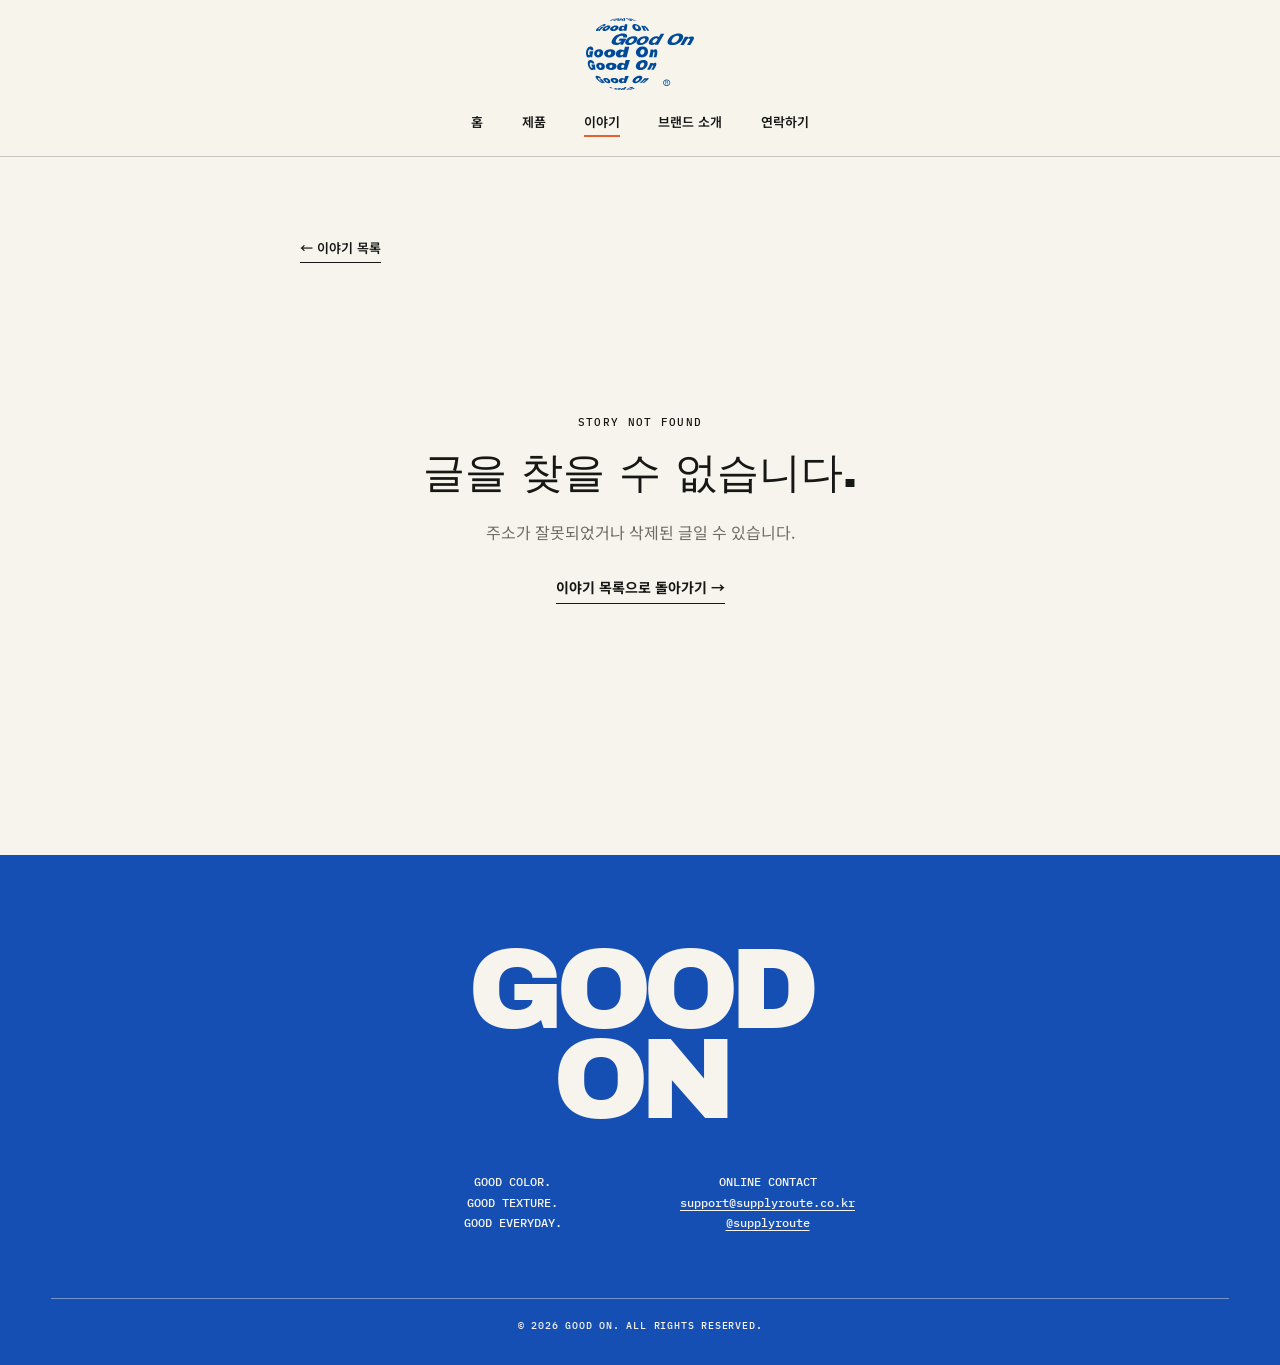
<file: story/post.html>
<!doctype html>
<html lang="ko">
<head>
  <meta charset="utf-8">
  <meta name="viewport" content="width=device-width, initial-scale=1">
  <meta name="google-site-verification" content="PFKoiCkONjlSu9WsDX3WnoySAWoPTUj8LLqVfVOl77Y">
  <meta name="description" content="Good on의 피그먼트 다잉, 티셔츠 봉제와 코튼 소재에 관한 이야기를 읽어보세요.">
  <meta name="author" content="">
  <meta name="theme-color" content="#f7f4ed">
  <link rel="canonical" href="https://good-on-wj3j.vercel.app/story/post.html">
  <link rel="describedby" href="https://good-on-wj3j.vercel.app/llms.txt">
  <meta property="og:type" content="article">
  <meta property="og:title" content="">
  <meta property="og:description" content="">
  <meta property="og:url" content="">
  <title>Good on 티셔츠 이야기 | 피그먼트 다잉과 소재 가이드</title>
  <link rel="preconnect" href="https://fonts.googleapis.com">
  <link rel="preconnect" href="https://fonts.gstatic.com" crossorigin>
  <link href="https://fonts.googleapis.com/css2?family=Archivo+Black&family=IBM+Plex+Mono:wght@400;500&family=Noto+Sans+KR:wght@400;500;600;700&display=swap" rel="stylesheet">
  <link rel="stylesheet" href="../styles.css">
</head>
<body class="blog-page blog-post-page">
  <a class="skip-link" href="#main">본문 바로가기</a>

  <header class="site-header" data-header>
    <a class="brand-mark" href="../index.html" aria-label="Good on 홈">
      <img src="../assets/logo_blue.svg" alt="" width="332" height="219" aria-hidden="true">
    </a>
    <nav class="desktop-nav" aria-label="주요 메뉴">
      <a href="../index.html">홈</a>
      <a href="../products.html">제품</a>
      <a href="./" aria-current="page">이야기</a>
      <a href="../about.html">브랜드 소개</a>
      <a href="../contact.html">연락하기</a>
    </nav>
    <button class="menu-toggle" type="button" aria-expanded="false" aria-controls="mobile-menu" data-menu-toggle onclick="toggleMobileMenu()">
      <span class="menu-label">메뉴</span>
      <span class="menu-lines" aria-hidden="true"><i></i><i></i></span>
    </button>
    <nav class="mobile-menu" id="mobile-menu" aria-label="모바일 메뉴" data-mobile-menu hidden>
      <a href="../index.html">홈</a>
      <a href="../products.html">제품</a>
      <a href="./" aria-current="page">이야기</a>
      <a href="../about.html">브랜드 소개</a>
      <a href="../contact.html">연락하기</a>
    </nav>
  </header>

  <main id="main" class="blog-post-main">
    <div class="blog-post-top"><a class="blog-back" href="./">← 이야기 목록</a></div>
    <div id="post-content" aria-live="polite" aria-busy="true">
      <p class="blog-state">이야기를 불러오는 중입니다.</p>
    </div>
  </main>

  <footer class="site-footer">
    <div class="footer-logo" aria-label="Good on">GOOD<br>ON</div>
    <div class="footer-meta">
      <p>GOOD COLOR.<br>GOOD TEXTURE.<br>GOOD EVERYDAY.</p>
      <p>ONLINE CONTACT<br><a href="mailto:support@supplyroute.co.kr" target="_blank" rel="noopener noreferrer">support@supplyroute.co.kr</a><br><a href="https://www.instagram.com/supplyroute/" target="_blank" rel="noopener noreferrer">@supplyroute</a></p>
    </div>
    <p class="copyright">© <span data-year></span> GOOD ON. ALL RIGHTS RESERVED.</p>
  </footer>

  <script src="../script.js"></script>
  <script>
  (function () {
    var main = document.getElementById('post-content');
    function el(tag, className, text) {
      var node = document.createElement(tag);
      if (className) node.className = className;
      if (text != null) node.textContent = text;
      return node;
    }
    function fmtDate(value) {
      var date = new Date(String(value || '') + 'T00:00:00');
      if (isNaN(date)) return String(value || '');
      return new Intl.DateTimeFormat('ko-KR', { year: 'numeric', month: '2-digit', day: '2-digit' }).format(date);
    }
    function appendInline(parent, source) {
      var text = String(source || '');
      var pattern = /\[([^\]]+)\]\(([^)]+)\)/g;
      var cursor = 0;
      var match;
      while ((match = pattern.exec(text))) {
        parent.appendChild(document.createTextNode(text.slice(cursor, match.index)));
        var href = match[2].trim();
        if (/^(?:https:\/\/|\.\.?\/|[a-z0-9][a-z0-9._/-]*\.html(?:[?#].*)?$)/i.test(href)) {
          var link = el('a', 'blog-inline-link', match[1]);
          link.href = href;
          if (/^https:\/\//i.test(href)) { link.target = '_blank'; link.rel = 'noopener noreferrer'; }
          parent.appendChild(link);
        } else {
          parent.appendChild(document.createTextNode(match[0]));
        }
        cursor = pattern.lastIndex;
      }
      parent.appendChild(document.createTextNode(text.slice(cursor)));
    }
    function renderBody(source) {
      var box = el('div', 'blog-post-body');
      String(source || '').replace(/\r\n/g, '\n').split(/\n\s*\n/).forEach(function (block) {
        block = block.trim();
        if (!block) return;
        var lines = block.split('\n');
        if (lines.every(function (line) { return /^- /.test(line.trim()); })) {
          var list = el('ul');
          lines.forEach(function (line) {
            var item = el('li');
            appendInline(item, line.trim().slice(2));
            list.appendChild(item);
          });
          box.appendChild(list);
        } else if (/^## /.test(block)) {
          box.appendChild(el('h2', null, block.slice(3).trim()));
        } else {
          var paragraph = el('p');
          appendInline(paragraph, block);
          box.appendChild(paragraph);
        }
      });
      return box;
    }
    function hrefOf(post) {
      var customUrl = typeof post.url === 'string' ? post.url.trim() : '';
      if (customUrl && !/^(?:[a-z]+:)?\/\//i.test(customUrl) && !/^javascript:/i.test(customUrl)) return customUrl;
      return 'post.html?id=' + encodeURIComponent(post.id || '');
    }
    function setAttr(selector, attribute, value) {
      var node = document.querySelector(selector);
      if (node) node.setAttribute(attribute, value);
    }
    function addStructuredData(value, id) {
      var script = id ? document.getElementById(id) : null;
      if (!script) script = document.createElement('script');
      script.type = 'application/ld+json';
      if (id) script.id = id;
      script.textContent = JSON.stringify(value);
      if (!script.isConnected) document.head.appendChild(script);
    }
    function setMeta(post) {
      var title = String(post.title || '이야기');
      var description = String(post.description || post.summary || '').slice(0, 160);
      var url = 'https://good-on-wj3j.vercel.app/story/post.html?id=' + encodeURIComponent(post.id || '');
      var author = String(post.author || '').trim();
      document.title = title + ' — Good on';
      setAttr('meta[name="description"]', 'content', description);
      setAttr('meta[name="author"]', 'content', author);
      setAttr('link[rel="canonical"]', 'href', url);
      setAttr('meta[property="og:title"]', 'content', title);
      setAttr('meta[property="og:description"]', 'content', description);
      setAttr('meta[property="og:url"]', 'content', url);
      var article = {
        '@context': 'https://schema.org', '@type': 'BlogPosting', headline: title,
        description: description, datePublished: String(post.date || ''),
        dateModified: String(post.updated || post.date || ''), mainEntityOfPage: url,
        keywords: Array.isArray(post.tags) ? post.tags.map(String).join(', ') : ''
      };
      if (author) article.author = { '@type': 'Person', name: author };
      addStructuredData(article, 'blog-post-jsonld');
    }
    function notFound() {
      main.replaceChildren();
      var state = el('div', 'blog-notfound');
      state.append(el('p', 'eyebrow', 'STORY NOT FOUND'), el('h1', null, '글을 찾을 수 없습니다.'), el('p', null, '주소가 잘못되었거나 삭제된 글일 수 있습니다.'));
      var link = el('a', 'text-link', '이야기 목록으로 돌아가기 →');
      link.href = './';
      state.appendChild(link);
      main.appendChild(state);
      main.setAttribute('aria-busy', 'false');
    }
    function renderFaq(items) {
      var section = el('section', 'blog-faq');
      section.appendChild(el('h2', null, '자주 묻는 질문'));
      items.forEach(function (item) {
        var details = el('details');
        details.append(el('summary', null, String(item.q)), el('p', null, String(item.a)));
        section.appendChild(details);
      });
      return section;
    }
    function render(posts) {
      var id = new URLSearchParams(location.search).get('id') || new URLSearchParams(location.search).get('slug');
      var sorted = Array.isArray(posts) ? posts.slice().sort(function (a, b) { return String(b.date || '').localeCompare(String(a.date || '')); }) : [];
      var index = sorted.findIndex(function (post) { return String(post.id) === id || (post.url && String(post.url).replace(/\.html$/, '') === id); });
      if (index < 0) { notFound(); return; }
      var post = sorted[index];
      setMeta(post);
      main.replaceChildren();
      var article = el('article', 'blog-article');
      var head = el('header', 'blog-post-head');
      var time = el('time', null, fmtDate(post.date));
      time.dateTime = String(post.date || '');
      head.append(time, el('h1', null, String(post.title || '(제목 없음)')));
      if (post.author || (post.updated && post.updated !== post.date)) {
        var meta = el('p', 'blog-post-meta');
        if (post.author) meta.appendChild(el('span', null, String(post.author)));
        if (post.updated && post.updated !== post.date) meta.appendChild(el('span', null, '수정 ' + fmtDate(post.updated)));
        head.appendChild(meta);
      }
      if (Array.isArray(post.tags) && post.tags.length) {
        var tags = el('div', 'blog-tags');
        post.tags.forEach(function (tag) { tags.appendChild(el('span', 'blog-tag', String(tag))); });
        head.appendChild(tags);
      }
      article.append(head, el('hr', 'blog-rule'), renderBody(post.body));
      var faq = Array.isArray(post.faq) ? post.faq.filter(function (item) { return item && item.q && item.a; }) : [];
      if (faq.length) {
        article.appendChild(renderFaq(faq));
        addStructuredData({
          '@context': 'https://schema.org',
          '@type': 'FAQPage',
          mainEntity: faq.map(function (item) {
            return {
              '@type': 'Question',
              name: String(item.q),
              acceptedAnswer: { '@type': 'Answer', text: String(item.a) }
            };
          })
        }, 'faq-jsonld');
      }
      var older = sorted[index + 1];
      var newer = sorted[index - 1];
      if (older || newer) {
        var nav = el('nav', 'blog-post-nav');
        nav.setAttribute('aria-label', '다른 이야기');
        [
          { post: older, className: 'blog-prev', label: '이전 글' },
          { post: newer, className: 'blog-next', label: '다음 글' }
        ].forEach(function (item) {
          if (!item.post) { nav.appendChild(el('span')); return; }
          var link = el('a', item.className);
          link.href = hrefOf(item.post);
          link.append(el('span', 'blog-post-dir', item.label), el('strong', null, String(item.post.title || '')));
          nav.appendChild(link);
        });
        article.appendChild(nav);
      }
      main.appendChild(article);
      main.setAttribute('aria-busy', 'false');
    }
    fetch('posts.json', { cache: 'no-store' })
      .then(function (response) {
        if (!response.ok) throw new Error('HTTP ' + response.status);
        return response.json();
      })
      .then(render)
      .catch(notFound);
  }());
  </script>
</body>
</html>
</file>
<file: styles.css>
:root {
  --paper: #f7f4ed;
  --ink: #171816;
  --orange: #e75f32;
  --blue: #164fb4;
  --sage: #607a57;
  --pink: #e7aeb1;
  --line: rgba(23, 24, 22, .22);
  --muted: #6e6d67;
  --focus: #0b57d0;
  --track: #e4dfd5;
  --thumb: #6f706a;
  --thumb-hover: #3d3e3a;
  --font-display: "Archivo Black", Impact, sans-serif;
  --font-body: "Noto Sans KR", sans-serif;
  --font-mono: "IBM Plex Mono", monospace;
}

* { box-sizing: border-box; }
html { scroll-behavior: smooth; scrollbar-color: var(--thumb) var(--track); scrollbar-width: thin; }
body { margin: 0; color: var(--ink); background: var(--paper); font-family: var(--font-body); word-break: keep-all; }
body.menu-open { overflow: hidden; }
::-webkit-scrollbar { width: 10px; height: 10px; }
::-webkit-scrollbar-track { background: var(--track); }
::-webkit-scrollbar-thumb { background: var(--thumb); border: 2px solid var(--track); border-radius: 999px; }
::-webkit-scrollbar-thumb:hover { background: var(--thumb-hover); }
img { display: block; max-width: 100%; }
a { color: inherit; text-decoration: none; }
button, input, textarea { font: inherit; }
button, a { -webkit-tap-highlight-color: transparent; }
button { cursor: pointer; }
::selection { color: var(--paper); background: var(--blue); }

.skip-link { position: fixed; z-index: 1000; top: 10px; left: 10px; padding: 12px 16px; color: #fff; background: var(--ink); transform: translateY(-140%); transition: transform .2s ease; }
.skip-link:focus { transform: translateY(0); }
:focus-visible { outline: 3px solid var(--focus); outline-offset: 4px; }

.site-header { position: relative; z-index: 50; display: grid; justify-items: center; gap: 10px; min-height: 116px; padding: 18px clamp(20px, 4vw, 64px) 13px; border-bottom: 1px solid var(--line); background: rgba(247, 244, 237, .96); }
.site-header.is-sticky { position: sticky; top: 0; min-height: 96px; padding-block: 12px 10px; box-shadow: 0 6px 24px rgba(23, 24, 22, .07); }
.brand-mark { display: inline-flex; align-items: center; justify-content: center; }
.brand-mark img { width: clamp(96px, 8.5vw, 118px); height: auto; }
.desktop-nav { display: flex; justify-content: center; gap: clamp(22px, 3vw, 46px); font-size: 13px; font-weight: 600; }
.desktop-nav a { position: relative; padding: 12px 0; }
.desktop-nav a::after { position: absolute; right: 0; bottom: 6px; left: 0; height: 2px; background: var(--orange); content: ""; transform: scaleX(0); transition: transform .2s ease; }
.desktop-nav a:hover::after, .desktop-nav a:focus-visible::after, .desktop-nav a[aria-current="page"]::after { transform: scaleX(1); }
.menu-toggle { position: absolute; top: 50%; right: clamp(20px, 4vw, 64px); display: none; align-items: center; gap: 10px; padding: 10px 0; border: 0; background: transparent; transform: translateY(-50%); }
.menu-lines { display: grid; gap: 6px; width: 24px; }
.menu-lines i { display: block; height: 2px; background: currentColor; transition: transform .25s ease; }
.mobile-menu { position: fixed; inset: 128px 0 0; z-index: 40; padding: 30px 24px; background: var(--paper); }
.mobile-menu a { display: block; padding: 18px 0; border-bottom: 1px solid var(--line); font: 400 36px/1 var(--font-display); }
.mobile-menu a[aria-current="page"] { color: var(--orange); }

.eyebrow { margin: 0 0 18px; font: 500 11px/1.4 var(--font-mono); letter-spacing: .12em; }
.section-pad { padding: clamp(78px, 10vw, 150px) clamp(20px, 4vw, 64px); }

.text-link { display: inline-flex; align-items: center; gap: 20px; padding-bottom: 6px; border-bottom: 1px solid currentColor; font-size: 14px; font-weight: 700; }
.text-link span { transition: transform .2s ease; }
.text-link:hover span { transform: translate(3px, -3px); }

.visually-hidden { position: absolute !important; width: 1px !important; height: 1px !important; padding: 0 !important; margin: -1px !important; overflow: hidden !important; clip: rect(0, 0, 0, 0) !important; white-space: nowrap !important; border: 0 !important; }

.color-loop { position: relative; min-height: calc(100svh - 116px); padding: 0 clamp(20px, 4vw, 64px) 22px; overflow: hidden; background: #f5f2ea; text-align: center; }
.color-loop-stage { position: relative; height: clamp(560px, calc(100svh - 180px), 720px); min-height: 560px; outline: 0; cursor: grab; touch-action: pan-y; user-select: none; }
.color-loop-stage:active, .color-loop-stage.is-dragging { cursor: grabbing; }
.color-loop-stage:focus-visible { outline: 3px solid var(--focus); outline-offset: -3px; }
.color-loop-items { position: absolute; inset: 0; }
.color-loop-loading { position: absolute; top: 50%; left: 50%; margin: 0; color: var(--muted); font: 500 10px/1 var(--font-mono); letter-spacing: .1em; transform: translate(-50%, -50%); }
.color-loop-shirt { position: absolute; top: 48%; left: 50%; width: clamp(178px, 20vw, 310px); aspect-ratio: 1 / 1; border: 0; padding: 0; background: transparent; transform: translate(-50%, -50%); transform-origin: center; transition: transform .55s cubic-bezier(.22,.8,.2,1), opacity .4s ease, filter .4s ease; will-change: transform; }
.color-loop-stage.is-dragging .color-loop-shirt { transition: none; }
.color-loop-shirt[aria-hidden="true"] { pointer-events: none; }
.tee-cutout { position: absolute; inset: 0; -webkit-mask: url("assets/tee-cutout.png") center / contain no-repeat; mask: url("assets/tee-cutout.png") center / contain no-repeat; }
.tee-cutout { border: 0; padding: 0; background: var(--tee-color); cursor: inherit; }
.tee-detail { display: block; width: 100%; height: 100%; object-fit: contain; opacity: 1; filter: grayscale(1) contrast(1.08); mix-blend-mode: multiply; }
.color-film-card { position: absolute; top: 48%; left: 50%; z-index: 140; width: clamp(290px, 32vw, 430px); aspect-ratio: 1; overflow: hidden; border: 1px solid rgba(23,24,22,.42); background: #fff; opacity: 0; visibility: hidden; pointer-events: none; transform: translate(-50%, -50%) scale(.96); transition: opacity .22s ease, transform .22s ease, visibility .22s; }
.color-film-card.is-visible { opacity: 1; visibility: visible; pointer-events: auto; cursor: pointer; transform: translate(-50%, -50%) scale(1); }
.color-film-card iframe { position: absolute; top: -54px; left: 50%; width: 100%; height: calc(100% + 180px); border: 0; background: #fff; pointer-events: auto; transform: translateX(-50%); }
.color-loop-shirt.is-active { cursor: pointer; filter: saturate(1.03); }
.color-loop-shirt:not(.is-active) { cursor: grab; filter: saturate(.84); }
.drag-guide { position: absolute; bottom: 58px; left: 50%; display: flex; align-items: center; gap: 12px; margin: 0; color: var(--muted); font: 500 9px/1 var(--font-mono); letter-spacing: .14em; transform: translateX(-50%); }
.drag-guide span { width: 28px; height: 1px; background: currentColor; }
.color-loop-meta { position: absolute; z-index: 4; bottom: 96px; left: 50%; display: grid; justify-items: center; gap: 5px; min-width: 160px; pointer-events: none; text-align: center; transform: translateX(-50%); }
.color-loop-meta p, .color-loop-meta strong, .color-loop-meta span { margin: 0; }
.color-loop-meta p { color: var(--blue); font: 500 9px/1 var(--font-mono); letter-spacing: .1em; }
.color-loop-meta strong { padding-bottom: 5px; border-bottom: 1px solid currentColor; font: 700 clamp(17px, 1.45vw, 22px)/1.25 var(--font-body); letter-spacing: .04em; }
.color-loop-meta > span { color: var(--muted); font-size: 9px; }
.color-loop-nav { position: relative; z-index: 5; display: flex; justify-content: center; gap: clamp(8px, 1.4vw, 20px); overflow-x: auto; padding: 12px 4px 4px; scrollbar-gutter: stable; }
.color-loop-nav button { display: grid; min-width: 46px; min-height: 44px; place-items: center; gap: 5px; padding: 4px 2px; border: 0; color: var(--muted); background: transparent; cursor: pointer; font: 500 8px/1 var(--font-mono); letter-spacing: .04em; }
.color-loop-nav button::before { width: 10px; height: 10px; border: 1px solid rgba(23,24,22,.3); border-radius: 50%; background: var(--swatch); content: ""; transition: transform .2s ease; }
.color-loop-nav button:hover::before, .color-loop-nav button[aria-current="true"]::before { transform: scale(1.55); }
.color-loop-nav button[aria-current="true"] { color: var(--ink); }

.products { background: #fff; }
.section-heading { display: grid; justify-items: center; gap: 24px; margin-bottom: 64px; text-align: center; }
.section-heading h2, .story h2, .contact h2 { margin: 0; font: 400 clamp(28px, 3.8vw, 58px)/.96 var(--font-display); letter-spacing: -.05em; }
.section-heading > p { max-width: 560px; margin: 0; color: var(--muted); font-size: 15px; line-height: 1.8; }
.product-grid { display: grid; grid-template-columns: repeat(3, 1fr); gap: 18px; }
.product-card { display: flex; min-width: 0; flex-direction: column; }
.product-image { position: relative; aspect-ratio: 1 / 1.05; overflow: hidden; background: #ece9e1; }
.product-image::after { position: absolute; inset: auto 0 0; height: 22%; background: linear-gradient(transparent, rgba(0,0,0,.14)); content: ""; opacity: 0; transition: opacity .3s ease; }
.product-image img { width: 100%; height: 100%; object-fit: cover; transition: transform .5s cubic-bezier(.2,.7,.2,1); }
.product-card:hover .product-image img { transform: scale(1.035); }
.product-card:hover .product-image::after { opacity: 1; }
.product-info { display: flex; min-height: 150px; flex: 1; flex-direction: column; align-items: stretch; padding: 18px 2px 0; }
.product-info h3 { margin: 0; font-size: 15px; line-height: 1.55; }
.product-price { display: block; margin-top: 12px; font: 500 13px/1.4 var(--font-mono); }
.buy-button { display: flex; align-items: center; justify-content: space-between; min-height: 46px; margin-top: auto; padding: 0 14px; color: #fff; background: var(--ink); font-size: 13px; font-weight: 700; transition: color .2s ease, background .2s ease, transform .2s ease; }
.buy-button:hover { color: var(--paper); background: var(--orange); }
.buy-button:active { transform: translateY(2px); }
.products-footer { display: grid; justify-items: center; gap: 22px; margin-top: 42px; padding-top: 24px; border-top: 1px solid var(--line); text-align: center; }
.products-footer p { max-width: 540px; margin: 0; color: var(--muted); font-size: 13px; line-height: 1.7; }
.product-loading, .product-error { grid-column: 1 / -1; min-height: 240px; margin: 0; padding: 40px; border: 1px solid var(--line); font-size: 14px; }
.product-loading { color: var(--muted); }
.product-error { color: #9b2f1c; }

.catalog-hero { display: grid; justify-items: center; gap: 32px; padding-top: clamp(76px, 9vw, 140px); padding-bottom: clamp(64px, 8vw, 112px); border-bottom: 1px solid var(--line); text-align: center; }
.catalog-title-block h1 { margin: 0; font: 400 clamp(34px, 4.8vw, 76px)/.9 var(--font-display); letter-spacing: -.06em; }
.catalog-title-block h1 em { color: var(--orange); font-style: normal; }
.catalog-intro { max-width: 680px; margin: 0; font-size: clamp(16px, 1.45vw, 21px); font-weight: 500; line-height: 1.85; }
.catalog { background: #fff; }
.catalog-bar { display: flex; align-items: center; justify-content: space-between; margin-bottom: 42px; padding-bottom: 16px; border-bottom: 1px solid var(--ink); }
.catalog-bar h2 { margin: 0; font-size: 18px; }
.catalog-bar p { margin: 0; font: 500 11px/1.4 var(--font-mono); letter-spacing: .06em; }
.catalog-grid { grid-template-columns: repeat(4, 1fr); gap: 54px 18px; }
.catalog-grid .product-info { min-height: 174px; }

.story { background: var(--paper); }
.story-intro { display: grid; justify-items: center; padding-bottom: clamp(48px, 7vw, 92px); text-align: center; }
.story h2 em { color: var(--blue); font-style: normal; }
.story-more { margin-top: 30px; }
.story-grid { display: grid; grid-template-columns: 1.05fr .95fr; gap: clamp(50px, 8vw, 130px); padding-top: 0; }
.story-color-field { position: relative; display: grid; place-items: center; min-height: 680px; background: var(--orange); overflow: hidden; isolation: isolate; }
.story-color-field p { z-index: 2; margin: 0; color: var(--paper); font: 400 clamp(34px, 4.2vw, 68px)/.86 var(--font-display); letter-spacing: -.055em; transform: rotate(-4deg); }
.wash { position: absolute; border-radius: 50%; filter: blur(4px); mix-blend-mode: multiply; opacity: .75; }
.wash-a { width: 55%; aspect-ratio: 1; top: -12%; left: -8%; background: var(--pink); }
.wash-b { width: 65%; aspect-ratio: 1; right: -20%; bottom: -10%; background: var(--blue); }
.wash-c { width: 28%; aspect-ratio: 1; right: 12%; top: 20%; background: #f5c845; }
.story-copy { align-self: center; }
.story-lead { margin: 0 0 54px; font-size: clamp(22px, 2.7vw, 38px); font-weight: 600; line-height: 1.55; letter-spacing: -.035em; }
.story-points { border-top: 1px solid var(--line); }
.story-points article { display: grid; grid-template-columns: 44px 1fr; gap: 20px; padding: 24px 0; border-bottom: 1px solid var(--line); }
.story-points span { font: 500 11px/1.5 var(--font-mono); }
.story-points h3 { margin: 0 0 8px; font-size: 16px; }
.story-points p { margin: 0; color: var(--muted); font-size: 14px; line-height: 1.8; }

/* Journal — the same Good on system, tuned for long-form reading. */
.journal-preview { background: #fff; }
.journal-grid { display: grid; grid-template-columns: repeat(3, 1fr); border-top: 1px solid var(--ink); border-bottom: 1px solid var(--ink); }
.journal-card { min-width: 0; }
.journal-card + .journal-card { border-left: 1px solid var(--line); }
.journal-card-link { display: flex; min-height: 280px; flex-direction: column; padding: 28px clamp(18px, 2.5vw, 34px); transition: color .2s ease, background .2s ease; }
.journal-card-link:hover { color: #fff; background: var(--blue); }
.journal-card-link:active { background: #0d3d93; }
.journal-date { font: 500 10px/1.4 var(--font-mono); letter-spacing: .08em; }
.journal-card h3 { margin: 38px 0 14px; font-size: clamp(19px, 1.8vw, 27px); line-height: 1.42; letter-spacing: -.025em; }
.journal-card p { display: -webkit-box; margin: 0; overflow: hidden; color: var(--muted); font-size: 14px; line-height: 1.8; -webkit-box-orient: vertical; -webkit-line-clamp: 3; }
.journal-card-link:hover p { color: rgba(255,255,255,.76); }
.journal-arrow { margin-top: auto; padding-top: 28px; font: 500 15px/1 var(--font-mono); }
.journal-loading, .journal-error { grid-column: 1 / -1; min-height: 220px; margin: 0; padding: 34px 0; color: var(--muted); font-size: 14px; }
.journal-error { color: #9b2f1c; }
.journal-footer { display: flex; justify-content: center; margin-top: 38px; }

.blog-page { background: var(--paper); }
.blog-main { min-height: 70svh; }
.blog-hero { display: grid; justify-items: center; padding: clamp(86px, 11vw, 158px) 24px clamp(72px, 9vw, 126px); border-bottom: 1px solid var(--line); text-align: center; }
.blog-hero .eyebrow { color: var(--orange); }
.blog-hero h1 { margin: 0; font: 400 clamp(38px, 6vw, 88px)/.98 var(--font-display); letter-spacing: -.06em; }
.blog-hero h1 em { color: var(--blue); font-style: normal; }
.blog-hero > p:last-child { max-width: 620px; margin: 30px 0 0; color: var(--muted); font-size: 15px; line-height: 1.9; }
.blog-list-section { width: min(1120px, calc(100% - 40px)); margin: 0 auto; padding: clamp(70px, 9vw, 124px) 0 clamp(92px, 11vw, 156px); }
.blog-list-heading { display: flex; align-items: center; justify-content: space-between; padding-bottom: 14px; border-bottom: 1px solid var(--ink); font: 500 10px/1.4 var(--font-mono); letter-spacing: .1em; }
.blog-list-heading p { margin: 0; }
.blog-list-heading a { color: var(--muted); border-bottom: 1px solid transparent; }
.blog-list-heading a:hover { color: var(--ink); border-bottom-color: currentColor; }
.blog-list { margin: 0; padding: 0; list-style: none; }
.blog-list-item { border-bottom: 1px solid var(--line); }
.blog-list-link { display: grid; grid-template-columns: 62px minmax(0, 1fr) 40px; align-items: center; gap: clamp(16px, 4vw, 54px); min-height: 210px; padding: 32px 8px; transition: color .2s ease, background .2s ease, padding .2s ease; }
.blog-list-link:hover { padding-right: 22px; padding-left: 22px; color: #fff; background: var(--blue); }
.blog-list-number, .blog-list-copy time { font: 500 10px/1.4 var(--font-mono); letter-spacing: .08em; }
.blog-list-copy h2 { margin: 14px 0 12px; font-size: clamp(21px, 2.4vw, 34px); line-height: 1.35; letter-spacing: -.035em; }
.blog-list-copy p { max-width: 680px; margin: 0; color: var(--muted); font-size: 14px; line-height: 1.8; }
.blog-list-link:hover .blog-list-copy p { color: rgba(255,255,255,.75); }
.blog-list-arrow { justify-self: end; font: 500 18px/1 var(--font-mono); }
.blog-state { min-height: 240px; padding: 48px 8px; color: var(--muted); font-size: 14px; }
.blog-state-error { color: #9b2f1c; }

.blog-post-main { width: min(680px, calc(100% - 40px)); min-height: 70svh; margin: 0 auto; padding: clamp(42px, 6vw, 78px) 0 clamp(90px, 11vw, 150px); }
.blog-post-top { padding-bottom: clamp(44px, 7vw, 82px); }
.blog-back { display: inline-flex; padding-bottom: 5px; border-bottom: 1px solid currentColor; font-size: 13px; font-weight: 600; }
.blog-article { padding: 0; }
.blog-post-head time, .blog-post-meta, .blog-post-dir { color: var(--muted); font: 500 11px/1.5 var(--font-mono); letter-spacing: .06em; }
.blog-post-head h1 { margin: 18px 0 22px; font: 600 clamp(30px, 5vw, 48px)/1.32 var(--font-body); letter-spacing: -.045em; }
.blog-post-meta { display: flex; gap: 16px; margin: 0 0 18px; }
.blog-tags { display: flex; flex-wrap: wrap; gap: 7px; margin-top: 20px; }
.blog-tag { padding: 5px 10px; color: var(--blue); border: 1px solid rgba(22,79,180,.35); font: 500 10px/1.3 var(--font-mono); }
.blog-rule { width: 72px; margin: 42px 0 46px; border: 0; border-top: 3px solid var(--orange); }
.blog-post-body { font-size: 16px; line-height: 2; }
.blog-post-body p { margin: 0 0 1.7em; white-space: pre-line; }
.blog-post-body h2 { margin: 2.4em 0 .9em; font-size: clamp(21px, 3vw, 27px); line-height: 1.5; letter-spacing: -.025em; }
.blog-post-body ul { margin: 0 0 1.8em; padding-left: 1.35em; }
.blog-post-body li { margin-bottom: .55em; }
.blog-post-body li::marker { color: var(--orange); }
.blog-inline-link { color: var(--blue); text-decoration: underline; text-decoration-thickness: 1px; text-underline-offset: 4px; }
.blog-inline-link:hover { color: var(--orange); }
.blog-faq { margin-top: 68px; }
.blog-faq h2 { margin: 0 0 18px; font-size: 21px; }
.blog-faq details { padding: 18px 0; border-top: 1px solid var(--line); }
.blog-faq details:last-child { border-bottom: 1px solid var(--line); }
.blog-faq summary { cursor: pointer; font-size: 15px; font-weight: 700; }
.blog-faq summary::before { color: var(--orange); content: "Q. "; }
.blog-faq p { margin: 12px 0 0; color: var(--muted); font-size: 14px; line-height: 1.8; }
.blog-post-nav { display: grid; grid-template-columns: 1fr 1fr; gap: 1px; margin-top: 80px; border-top: 1px solid var(--ink); background: var(--line); }
.blog-post-nav a { display: grid; gap: 9px; min-height: 130px; align-content: center; padding: 24px; background: var(--paper); transition: color .2s ease, background .2s ease; }
.blog-post-nav a:hover { color: #fff; background: var(--blue); }
.blog-post-nav .blog-next { text-align: right; }
.blog-post-nav strong { font-size: 14px; line-height: 1.6; }
.blog-post-nav a:hover .blog-post-dir { color: rgba(255,255,255,.7); }
.blog-notfound { padding: 70px 0 110px; text-align: center; }
.blog-notfound h1 { margin: 0; font: 400 clamp(28px, 5vw, 42px)/1.2 var(--font-display); }
.blog-notfound > p:not(.eyebrow) { margin: 22px 0 30px; color: var(--muted); }

.contact { display: grid; grid-template-columns: 1fr .8fr; gap: clamp(60px, 10vw, 170px); color: #fff; background: var(--blue); }
.contact .eyebrow { color: var(--paper); }
.contact h2 { max-width: 780px; }
.contact-copy > p:not(.eyebrow) { margin: 34px 0 30px; color: rgba(255,255,255,.75); line-height: 1.8; }
.contact-copy > a { display: inline-flex; gap: 18px; padding-bottom: 7px; border-bottom: 1px solid rgba(255,255,255,.7); font: 500 14px/1.4 var(--font-mono); }
.contact-form { align-self: end; }
.field { margin-bottom: 22px; }
.field label { display: block; margin-bottom: 8px; font-size: 13px; font-weight: 600; }
.field input, .field textarea { width: 100%; padding: 15px 0; color: #fff; border: 0; border-bottom: 1px solid rgba(255,255,255,.48); border-radius: 0; outline: 0; background: transparent; }
.field input::placeholder, .field textarea::placeholder { color: rgba(255,255,255,.48); }
.field input:focus, .field textarea:focus { border-color: var(--paper); box-shadow: 0 1px 0 var(--paper); }
.field textarea { min-height: 122px; resize: none; }
.field-error { min-height: 19px; margin: 6px 0 0; color: var(--pink); font-size: 12px; }
.field [aria-invalid="true"] { border-color: var(--pink); }
.submit-button { display: flex; align-items: center; justify-content: space-between; width: 100%; min-height: 58px; padding: 0 20px; color: var(--paper); border: 0; background: var(--orange); font-weight: 700; transition: background .2s ease, transform .2s ease; }
.submit-button:hover { background: var(--ink); }
.submit-button:active { transform: translateY(2px); }
.form-status { min-height: 22px; margin: 12px 0 0; color: #fff; font-size: 13px; }

/* Contact — three direct channels expressed as full, icon-free color fields. */
.contact-page-hero { display: grid; justify-items: center; padding-top: clamp(84px, 11vw, 160px); padding-bottom: clamp(68px, 9vw, 124px); text-align: center; }
.contact-page-hero .eyebrow { color: var(--orange); }
.contact-page-hero h1 { margin: 0; font: 400 clamp(34px, 5vw, 76px)/1 var(--font-display); letter-spacing: -.055em; }
.contact-page-hero h1 em { color: var(--blue); font-style: normal; }
.contact-page-lede { margin: 32px 0 0; color: var(--muted); font-size: clamp(15px, 1.4vw, 19px); line-height: 1.9; }
.contact-links-section { padding-top: 0; background: var(--paper); }
.contact-link-list { width: min(1180px, 100%); margin: 0 auto; border: 1px solid var(--ink); }
.contact-link { display: grid; grid-template-columns: 100px minmax(0, 1fr) auto; align-items: center; gap: clamp(18px, 4vw, 68px); min-height: clamp(150px, 15vw, 210px); padding: clamp(28px, 4vw, 58px); color: #fff; transition: filter .2s ease, padding .25s ease; }
.contact-link + .contact-link { border-top: 1px solid rgba(255,255,255,.55); }
.contact-link:hover { padding-right: clamp(36px, 5.5vw, 80px); padding-left: clamp(36px, 5.5vw, 80px); filter: brightness(1.08); }
.contact-link:active { filter: brightness(.92); }
.contact-link-email { background: var(--blue); }
.contact-link-sns { background: var(--orange); }
.contact-link-store { background: var(--ink); }
.contact-link-label { font: 500 10px/1.4 var(--font-mono); letter-spacing: .14em; }
.contact-link strong { min-width: 0; overflow-wrap: anywhere; font-size: clamp(22px, 3.5vw, 50px); line-height: 1.15; letter-spacing: -.04em; }
.contact-link-action { padding-bottom: 5px; border-bottom: 1px solid currentColor; font-size: 13px; font-weight: 700; white-space: nowrap; }
.contact-page-note { margin: 24px auto 0; color: var(--muted); font-size: 12px; text-align: center; }

/* Brand story — centered and spacious, with pigment color as the signature. */
.about-page { overflow: hidden; }
.about-hero { display: grid; justify-items: center; min-height: calc(100svh - 150px); align-content: center; text-align: center; }
.about-logo { display: inline-flex; gap: .05em; margin: clamp(18px, 4vw, 48px) 0 clamp(30px, 5vw, 64px); font: 400 clamp(38px, 7vw, 106px)/.8 var(--font-display); letter-spacing: -.075em; transform: skew(-4deg); }
.about-logo span:last-child { color: var(--orange); }
.about-hero h1, .origin h2, .craft h2, .dye-story h2, .about-cta h2 { margin: 0; font: 400 clamp(28px, 3.7vw, 56px)/1.05 var(--font-display); letter-spacing: -.045em; }
.about-lede, .about-copy { max-width: 720px; margin: clamp(28px, 4vw, 50px) auto 0; color: var(--muted); font-size: clamp(15px, 1.4vw, 19px); line-height: 2; }
.scroll-cue { display: grid; justify-items: center; gap: 10px; margin-top: clamp(42px, 6vw, 78px); font: 500 10px/1.4 var(--font-mono); letter-spacing: .12em; }
.scroll-cue span { font-size: 20px; }
.about-image { position: relative; width: calc(100% - clamp(40px, 8vw, 128px)); max-width: 1440px; margin: 0 auto; background: var(--blue); }
.about-image img { width: 100%; height: clamp(420px, 65vw, 850px); object-fit: cover; }
.about-image figcaption { position: absolute; right: 18px; bottom: 16px; margin: 0; padding: 8px 10px; color: #fff; background: var(--ink); font: 500 9px/1.4 var(--font-mono); letter-spacing: .08em; }
.origin, .craft, .dye-story, .about-cta { text-align: center; }
.origin { display: grid; justify-items: center; background: #fff; }
.origin-year { margin: 10px 0 24px; color: var(--orange); font: 400 clamp(64px, 12.5vw, 180px)/.9 var(--font-display); letter-spacing: -.06em; }
.craft { background: var(--paper); }
.craft h2 em { color: var(--blue); font-style: normal; }
.craft-grid { display: grid; grid-template-columns: repeat(3, 1fr); max-width: 1280px; margin: clamp(56px, 8vw, 110px) auto 0; border-top: 1px solid var(--line); border-bottom: 1px solid var(--line); }
.craft-card { padding: clamp(36px, 5vw, 70px) clamp(22px, 3vw, 44px); }
.craft-card + .craft-card { border-left: 1px solid var(--line); }
.craft-card > span { font: 500 10px/1.4 var(--font-mono); letter-spacing: .1em; }
.craft-card h3 { margin: 26px 0 16px; font-size: clamp(19px, 2vw, 27px); }
.craft-card p { margin: 0; color: var(--muted); font-size: 14px; line-height: 1.9; }
.dye-story { color: #fff; background: var(--blue); }
.dye-story .eyebrow { color: var(--paper); }
.dye-story .about-copy { color: rgba(255,255,255,.8); }
.dye-steps { display: grid; grid-template-columns: repeat(4, 1fr); max-width: 1100px; margin: clamp(58px, 8vw, 100px) auto 0; padding: 0; list-style: none; border: 1px solid rgba(255,255,255,.45); }
.dye-steps li { position: relative; display: grid; justify-items: center; gap: 10px; padding: 34px 14px; }
.dye-steps li + li { border-left: 1px solid rgba(255,255,255,.45); }
.dye-steps li:not(:last-child)::after { position: absolute; top: 50%; right: -7px; z-index: 1; width: 12px; height: 12px; border-top: 1px solid #fff; border-right: 1px solid #fff; background: var(--blue); content: ""; transform: translateY(-50%) rotate(45deg); }
.dye-steps span, .dye-steps small { font: 500 9px/1.3 var(--font-mono); letter-spacing: .1em; }
.dye-steps strong { font-size: 18px; }
.dye-facts { display: grid; grid-template-columns: repeat(3, 1fr); max-width: 1100px; margin: 24px auto 0; }
.dye-facts p { display: grid; gap: 10px; margin: 0; padding: 26px 14px; }
.dye-facts strong { color: var(--paper); font: 400 clamp(24px, 3vw, 44px)/1 var(--font-display); }
.dye-facts span { color: rgba(255,255,255,.7); font-size: 12px; }
.about-cta { display: grid; justify-items: center; background: #fff; }
.about-button { display: inline-flex; align-items: center; gap: 34px; min-height: 58px; margin-top: 42px; padding: 0 24px; color: #fff; background: var(--ink); font-size: 14px; font-weight: 700; transition: color .2s ease, background .2s ease, transform .2s ease; }
.about-button:hover { color: var(--paper); background: var(--orange); }
.about-button:active { transform: translateY(2px); }
.official-note { margin: 50px 0 0; color: var(--muted); font-size: 12px; }
.official-note a { color: var(--ink); text-decoration: underline; text-underline-offset: 4px; }

.site-footer { display: grid; justify-items: center; gap: 48px; padding: clamp(50px, 7vw, 96px) clamp(20px, 4vw, 64px) 32px; color: var(--paper); background: var(--blue); text-align: center; }
.site-footer > * { min-width: 0; }
.footer-logo { font: 400 clamp(50px, 9vw, 130px)/.78 var(--font-display); letter-spacing: -.075em; }
.footer-meta { display: grid; grid-template-columns: 1fr 1fr; gap: 80px; font: 500 12px/1.7 var(--font-mono); }
.footer-meta p { margin: 0; }
.footer-meta a { text-decoration: underline; text-underline-offset: 3px; }
.copyright { width: 100%; margin: 16px 0 0; padding-top: 20px; border-top: 1px solid rgba(247,244,237,.42); font: 500 10px/1.4 var(--font-mono); letter-spacing: .08em; }

.reveal { opacity: 0; transform: translateY(22px); transition: opacity .7s ease, transform .7s cubic-bezier(.2,.7,.2,1); }
.reveal.is-visible { opacity: 1; transform: none; }

@media (max-width: 900px) {
  .site-header { min-height: 76px; display: flex; align-items: center; justify-content: center; padding-block: 14px; }
  .site-header.is-sticky { min-height: 68px; padding-block: 12px; }
  .desktop-nav { display: none; }
  .brand-mark img { width: 80px; }
  .menu-toggle { display: flex; }
  .mobile-menu { inset-block-start: 76px; text-align: center; }
  .color-loop { min-height: auto; padding-top: 0; }
  .color-loop-stage { height: 570px; min-height: 570px; }
  .color-loop-shirt { width: clamp(160px, 31vw, 240px); }
  .color-loop-meta { position: relative; bottom: auto; left: auto; margin: -150px auto 0; transform: none; }
  .drag-guide { display: none; }
  .section-heading { display: block; }
  .section-heading > p { margin-top: 28px; }
  .product-grid { grid-template-columns: 1fr 1fr; }
  .catalog-intro { max-width: 680px; }
  .catalog-grid { grid-template-columns: repeat(2, 1fr); }
  .story-grid, .contact { grid-template-columns: 1fr; }
  .journal-grid { grid-template-columns: 1fr; }
  .journal-card + .journal-card { border-top: 1px solid var(--line); border-left: 0; }
  .journal-card-link { min-height: 240px; }
  .story-color-field { min-height: 520px; }
  .contact-form { max-width: 650px; }
  .craft-grid { grid-template-columns: 1fr; max-width: 720px; }
  .craft-card + .craft-card { border-top: 1px solid var(--line); border-left: 0; }
}

@media (max-width: 580px) {
  .site-header { min-height: 68px; }
  .mobile-menu { inset-block-start: 68px; }
  .color-loop { padding: 0 14px 18px; }
  .color-loop-stage { height: 480px; min-height: 480px; }
  .color-loop-shirt { top: 50%; width: clamp(142px, 43vw, 196px); }
  .color-film-card { top: 50%; width: min(76vw, 310px); }
  .color-loop-meta { margin-top: -118px; }
  .color-loop-nav { flex-wrap: wrap; overflow: visible; }
  .color-loop-nav button { min-width: calc((100% - 40px) / 6); }
  .section-heading h2, .story h2, .contact h2 { font-size: clamp(27px, 7.2vw, 36px); }
  .product-grid { grid-template-columns: 1fr; gap: 46px; }
  .product-image { aspect-ratio: 1 / 1.02; }
  .product-info { min-height: 142px; }
  .products-footer { display: block; }
  .products-footer .text-link { margin-top: 22px; }
  .catalog-title-block h1 { font-size: clamp(33px, 9vw, 42px); }
  .catalog { padding-top: 64px; }
  .catalog-grid { grid-template-columns: 1fr; gap: 54px; }
  .catalog-grid .product-info { min-height: 148px; }
  .story-color-field { min-height: 410px; }
  .story-color-field p { font-size: clamp(34px, 11vw, 48px); }
  .story-lead { font-size: 21px; }
  .blog-hero h1 { font-size: clamp(36px, 11vw, 52px); }
  .blog-list-section { width: min(100% - 28px, 1120px); }
  .blog-list-link { grid-template-columns: 38px minmax(0, 1fr) 24px; gap: 10px; min-height: 190px; padding: 26px 2px; }
  .blog-list-link:hover { padding-right: 8px; padding-left: 8px; }
  .blog-list-copy h2 { font-size: 21px; }
  .blog-list-copy p { display: -webkit-box; overflow: hidden; -webkit-box-orient: vertical; -webkit-line-clamp: 2; }
  .blog-post-main { width: min(100% - 32px, 680px); }
  .blog-post-head h1 { font-size: 30px; }
  .blog-post-nav { grid-template-columns: 1fr; }
  .blog-post-nav .blog-next { text-align: left; }
  .contact { gap: 64px; }
  .contact-page-hero h1 { font-size: clamp(34px, 9.5vw, 48px); }
  .contact-link { grid-template-columns: 1fr; justify-items: center; gap: 18px; min-height: 190px; padding: 34px 20px; text-align: center; }
  .contact-link:hover { padding: 34px 20px; }
  .contact-link strong { font-size: clamp(22px, 7vw, 34px); }
  .about-hero { min-height: calc(100svh - 98px); }
  .about-logo { font-size: clamp(36px, 12vw, 58px); }
  .about-image { width: 100%; }
  .about-image img { height: 430px; object-position: 57% center; }
  .origin-year { font-size: clamp(58px, 20vw, 98px); }
  .dye-steps { grid-template-columns: 1fr 1fr; }
  .dye-steps li:nth-child(3) { border-left: 0; }
  .dye-steps li:nth-child(n+3) { border-top: 1px solid rgba(255,255,255,.45); }
  .dye-steps li:nth-child(2)::after { display: none; }
  .dye-facts { grid-template-columns: 1fr; }
  .dye-facts p + p { border-top: 1px solid rgba(255,255,255,.24); }
  .footer-logo { font-size: clamp(48px, 15vw, 66px); }
  .footer-meta { grid-template-columns: 1fr; gap: 24px; }
  .copyright { margin-top: 0; }
}

@media (prefers-reduced-motion: reduce) {
  html { scroll-behavior: auto; }
  *, *::before, *::after { scroll-behavior: auto !important; transition-duration: .01ms !important; animation-duration: .01ms !important; animation-iteration-count: 1 !important; }
  .reveal { opacity: 1; transform: none; }
}

@media (forced-colors: active) {
  html { scrollbar-color: auto; }
  .contact { border: 1px solid CanvasText; }
}
</file>
